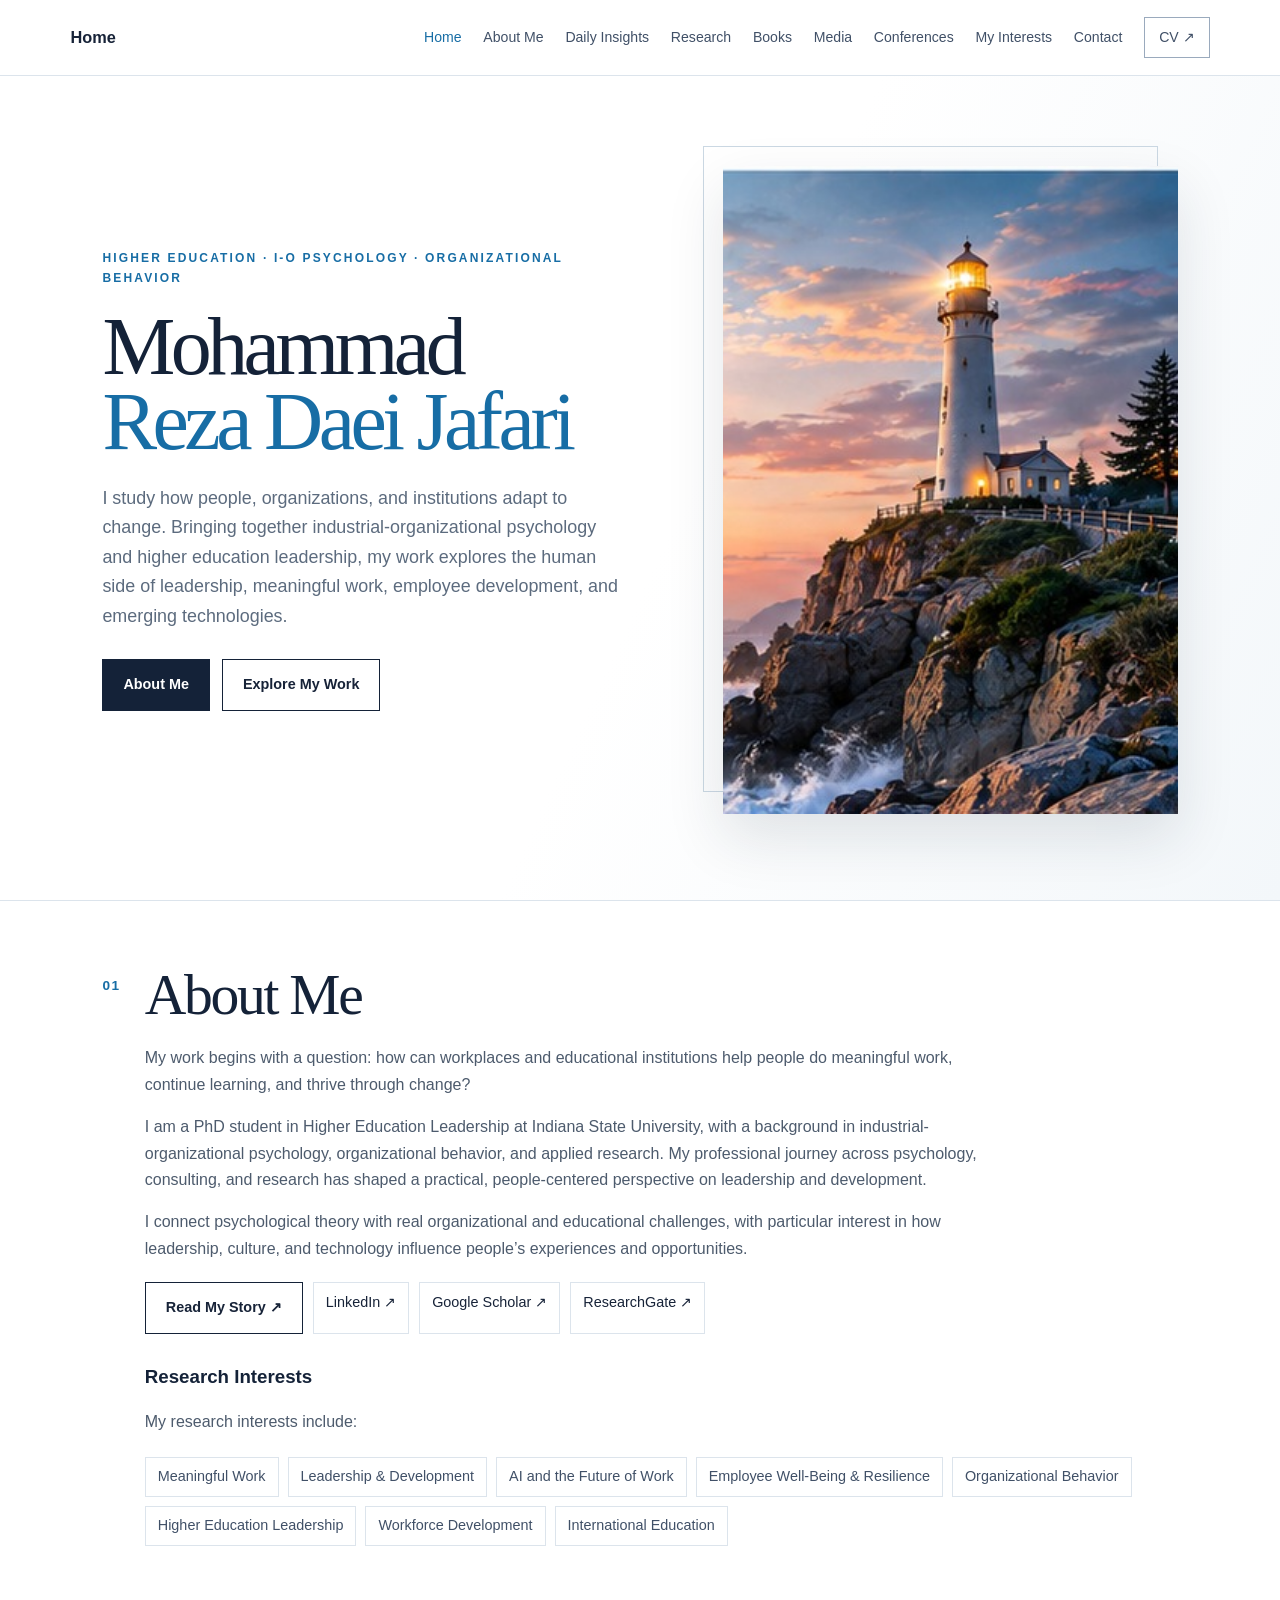
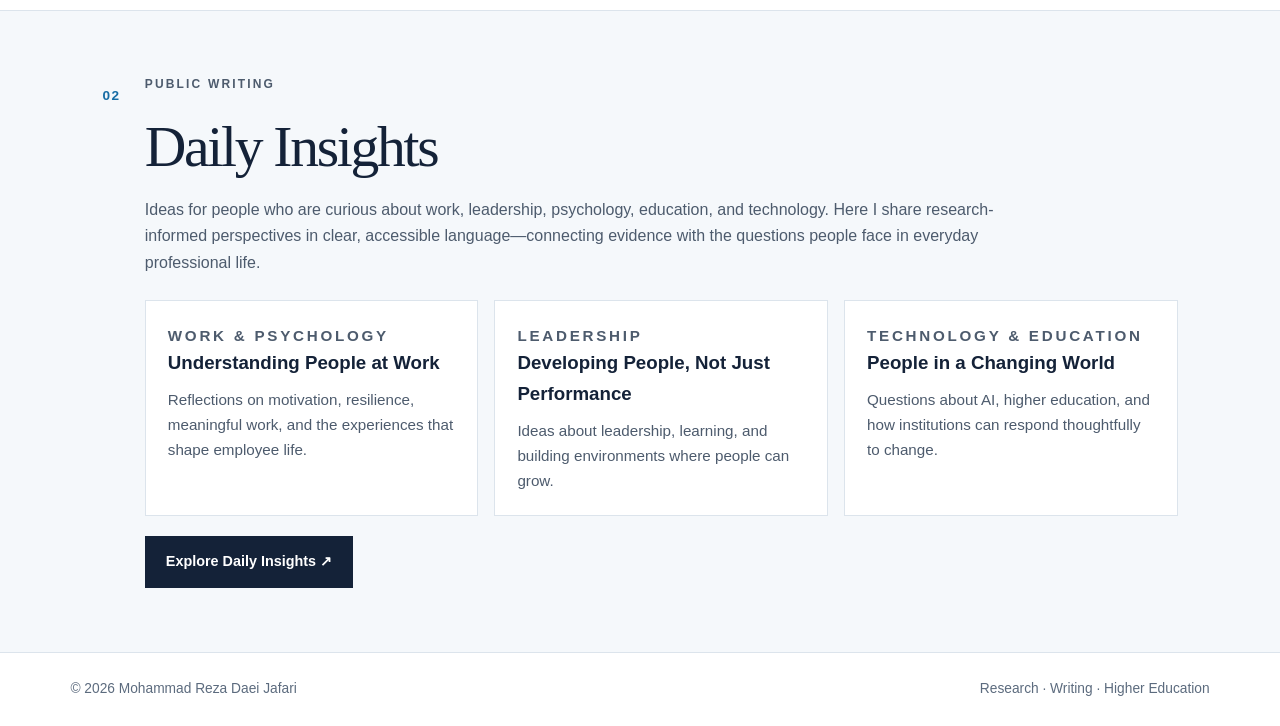
<file: index.html>
<!doctype html><html lang="en"><head><meta charset="utf-8"><meta name="viewport" content="width=device-width,initial-scale=1"><meta name="description" content="Mohammad Reza Daei Jafari — researcher, writer, and higher education professional."><title>Mohammad Reza Daei Jafari | Home</title><link rel="stylesheet" href="style.css"></head><body><header class="site-header"><a class="brand" href="index.html">Home</a><button class="menu-toggle" aria-label="Open navigation" aria-expanded="false" onclick="toggleMenu()">☰</button><nav class="nav" id="mainNav"><a href="index.html" class="active">Home</a><a href="about.html" class="">About Me</a><a href="insights.html" class="">Daily Insights</a><a href="research.html" class="">Research</a><a href="books.html" class="">Books</a><a href="media.html" class="">Media</a><a href="conferences.html" class="">Conferences</a><a href="interests.html" class="">My Interests</a><a href="contact.html" class="">Contact</a><a class="cv-link" href="cv.pdf" target="_blank" rel="noopener">CV ↗</a></nav></header><main><section class="hero"><div class="hero-text"><p class="eyebrow">Higher Education · I-O Psychology · Organizational Behavior</p><h1>Mohammad <span>Reza Daei Jafari</span></h1><p class="hero-copy">I study how people, organizations, and institutions adapt to change. Bringing together industrial-organizational psychology and higher education leadership, my work explores the human side of leadership, meaningful work, employee development, and emerging technologies.</p><div class="actions"><a class="btn btn-primary" href="about.html">About Me</a><a class="btn btn-outline" href="research.html">Explore My Work</a></div></div><div class="hero-visual"><img src="assets/images/lighthouse-home.jpg" alt="A lighthouse overlooking the ocean at sunset"></div></section>
<section class="home-section" id="about">
  <div class="home-section-inner">
    <div class="home-section-head"><span class="home-section-number">01</span><div>
      <h2>About Me</h2>
      <p>My work begins with a question: how can workplaces and educational institutions help people do meaningful work, continue learning, and thrive through change?</p>
      <p>I am a PhD student in Higher Education Leadership at Indiana State University, with a background in industrial-organizational psychology, organizational behavior, and applied research. My professional journey across psychology, consulting, and research has shaped a practical, people-centered perspective on leadership and development.</p>
      <p>I connect psychological theory with real organizational and educational challenges, with particular interest in how leadership, culture, and technology influence people’s experiences and opportunities.</p>
      <div class="section-links"><a class="btn btn-outline" href="about.html">Read My Story ↗</a>
      <a class="small-link" href="https://www.linkedin.com/in/mohammad-reza-daei-jafari/" target="_blank" rel="noopener">LinkedIn ↗</a>
      <a class="small-link" href="https://scholar.google.com/citations?user=QjJZvMoAAAAJ&amp;hl=en" target="_blank" rel="noopener">Google Scholar ↗</a>
      <a class="small-link" href="https://www.researchgate.net/profile/Mohammad-Reza-Daei-Jafari" target="_blank" rel="noopener">ResearchGate ↗</a></div>
      <h3 style="margin:28px 0 8px;color:var(--navy)">Research Interests</h3>
      <p>My research interests include:</p>
      <div class="research-topics"><span>Meaningful Work</span><span>Leadership &amp; Development</span><span>AI and the Future of Work</span><span>Employee Well-Being &amp; Resilience</span><span>Organizational Behavior</span><span>Higher Education Leadership</span><span>Workforce Development</span><span>International Education</span></div>
    </div></div>
  </div>
</section>
<section class="home-section soft" id="insights">
  <div class="home-section-inner">
    <div class="home-section-head"><span class="home-section-number">02</span><div>
      <p class="eyebrow">Public Writing</p><h2>Daily Insights</h2>
      <p>Ideas for people who are curious about work, leadership, psychology, education, and technology. Here I share research-informed perspectives in clear, accessible language—connecting evidence with the questions people face in everyday professional life.</p>
      <div class="insight-grid">
        <article class="insight-card"><p class="eyebrow">Work &amp; Psychology</p><h3>Understanding People at Work</h3><p>Reflections on motivation, resilience, meaningful work, and the experiences that shape employee life.</p></article>
        <article class="insight-card"><p class="eyebrow">Leadership</p><h3>Developing People, Not Just Performance</h3><p>Ideas about leadership, learning, and building environments where people can grow.</p></article>
        <article class="insight-card"><p class="eyebrow">Technology &amp; Education</p><h3>People in a Changing World</h3><p>Questions about AI, higher education, and how institutions can respond thoughtfully to change.</p></article>
      </div>
      <div class="section-links"><a class="btn btn-primary" href="insights.html">Explore Daily Insights ↗</a></div>
    </div></div>
  </div>
</section>
</main><footer class="site-footer"><span>© 2026 Mohammad Reza Daei Jafari</span><span>Research · Writing · Higher Education</span></footer><script src="script.js"></script></body></html>
</file>
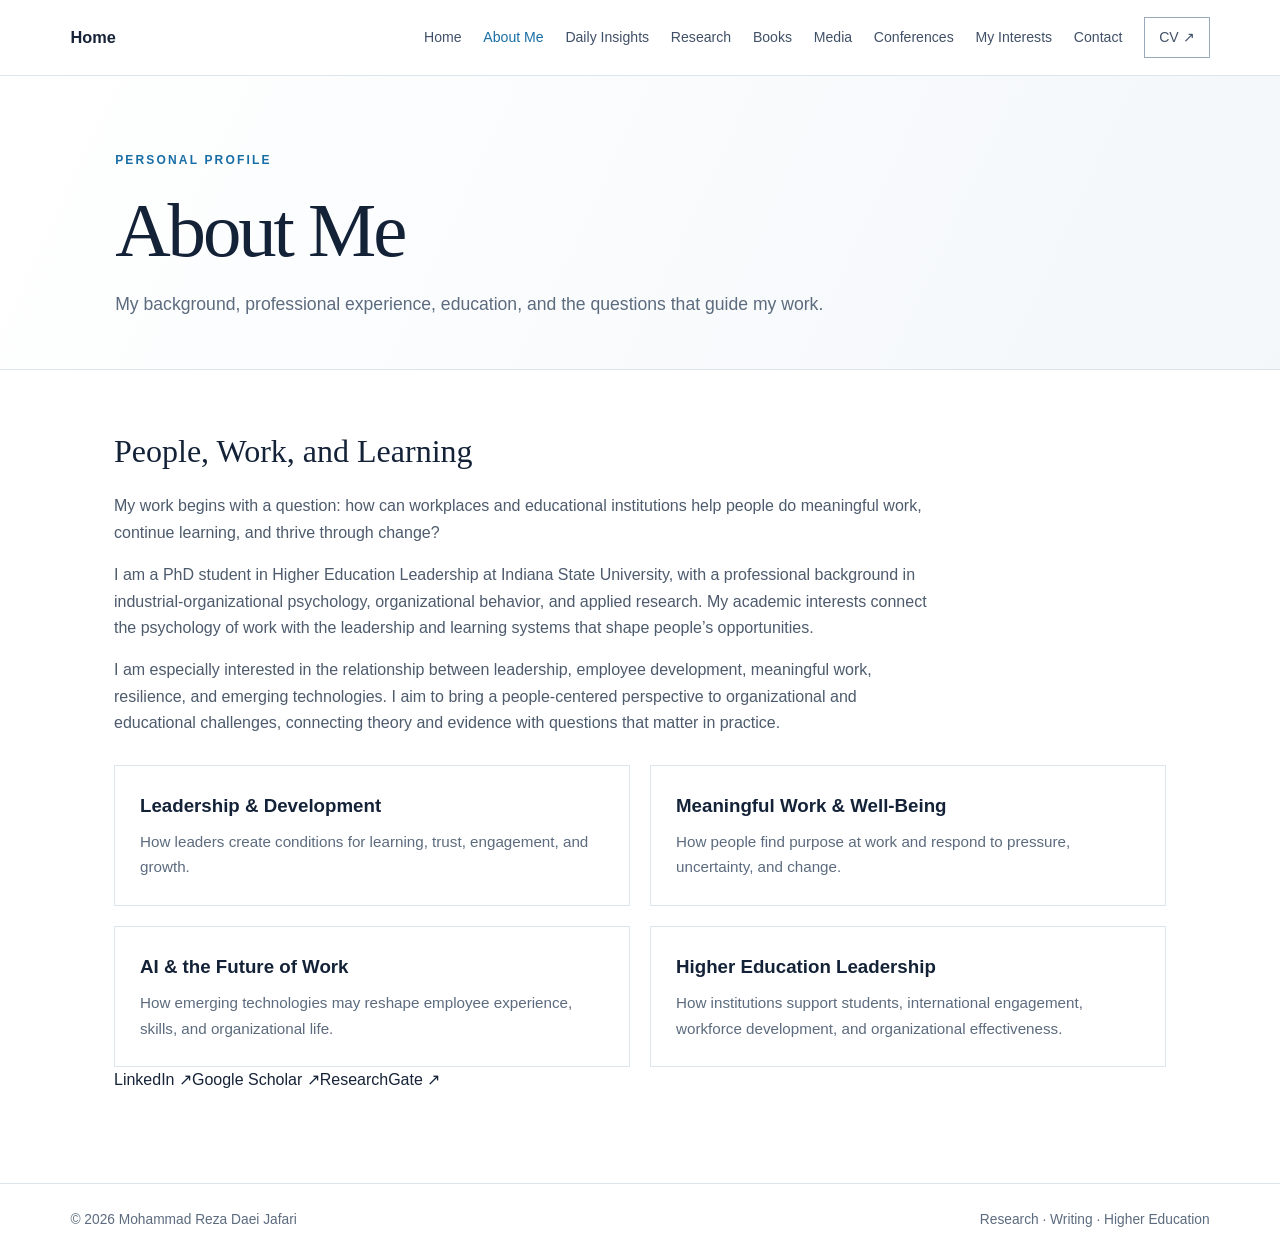
<file: about.html>
<!doctype html><html lang="en"><head><meta charset="utf-8"><meta name="viewport" content="width=device-width,initial-scale=1"><meta name="description" content="My background, professional experience, education, and the questions that guide my work."><title>About Me | Mohammad Reza Daei Jafari</title><link rel="stylesheet" href="style.css"></head><body><header class="site-header"><a class="brand" href="index.html">Home</a><button class="menu-toggle" aria-label="Open navigation" aria-expanded="false" onclick="toggleMenu()">☰</button><nav class="nav" id="mainNav"><a href="index.html" class="">Home</a><a href="about.html" class="active">About Me</a><a href="insights.html" class="">Daily Insights</a><a href="research.html" class="">Research</a><a href="books.html" class="">Books</a><a href="media.html" class="">Media</a><a href="conferences.html" class="">Conferences</a><a href="interests.html" class="">My Interests</a><a href="contact.html" class="">Contact</a><a class="cv-link" href="cv.pdf" target="_blank" rel="noopener">CV ↗</a></nav></header><main><section class="page-hero"><p class="page-kicker">Personal Profile</p><h1>About Me</h1><p>My background, professional experience, education, and the questions that guide my work.</p></section><section class="content"><h2>People, Work, and Learning</h2>
<p>My work begins with a question: how can workplaces and educational institutions help people do meaningful work, continue learning, and thrive through change?</p>
<p>I am a PhD student in Higher Education Leadership at Indiana State University, with a professional background in industrial-organizational psychology, organizational behavior, and applied research. My academic interests connect the psychology of work with the leadership and learning systems that shape people’s opportunities.</p>
<p>I am especially interested in the relationship between leadership, employee development, meaningful work, resilience, and emerging technologies. I aim to bring a people-centered perspective to organizational and educational challenges, connecting theory and evidence with questions that matter in practice.</p>
<div class="content-grid">
<article class="info-card"><h3>Leadership &amp; Development</h3><p>How leaders create conditions for learning, trust, engagement, and growth.</p></article>
<article class="info-card"><h3>Meaningful Work &amp; Well-Being</h3><p>How people find purpose at work and respond to pressure, uncertainty, and change.</p></article>
<article class="info-card"><h3>AI &amp; the Future of Work</h3><p>How emerging technologies may reshape employee experience, skills, and organizational life.</p></article>
<article class="info-card"><h3>Higher Education Leadership</h3><p>How institutions support students, international engagement, workforce development, and organizational effectiveness.</p></article>
</div>
<div class="pills"><a class="pill" href="https://www.linkedin.com/in/mohammad-reza-daei-jafari/" target="_blank" rel="noopener">LinkedIn ↗</a><a class="pill" href="https://scholar.google.com/citations?user=QjJZvMoAAAAJ&amp;hl=en" target="_blank" rel="noopener">Google Scholar ↗</a><a class="pill" href="https://www.researchgate.net/profile/Mohammad-Reza-Daei-Jafari" target="_blank" rel="noopener">ResearchGate ↗</a></div></section></main><footer class="site-footer"><span>© 2026 Mohammad Reza Daei Jafari</span><span>Research · Writing · Higher Education</span></footer><script src="script.js"></script></body></html>
</file>
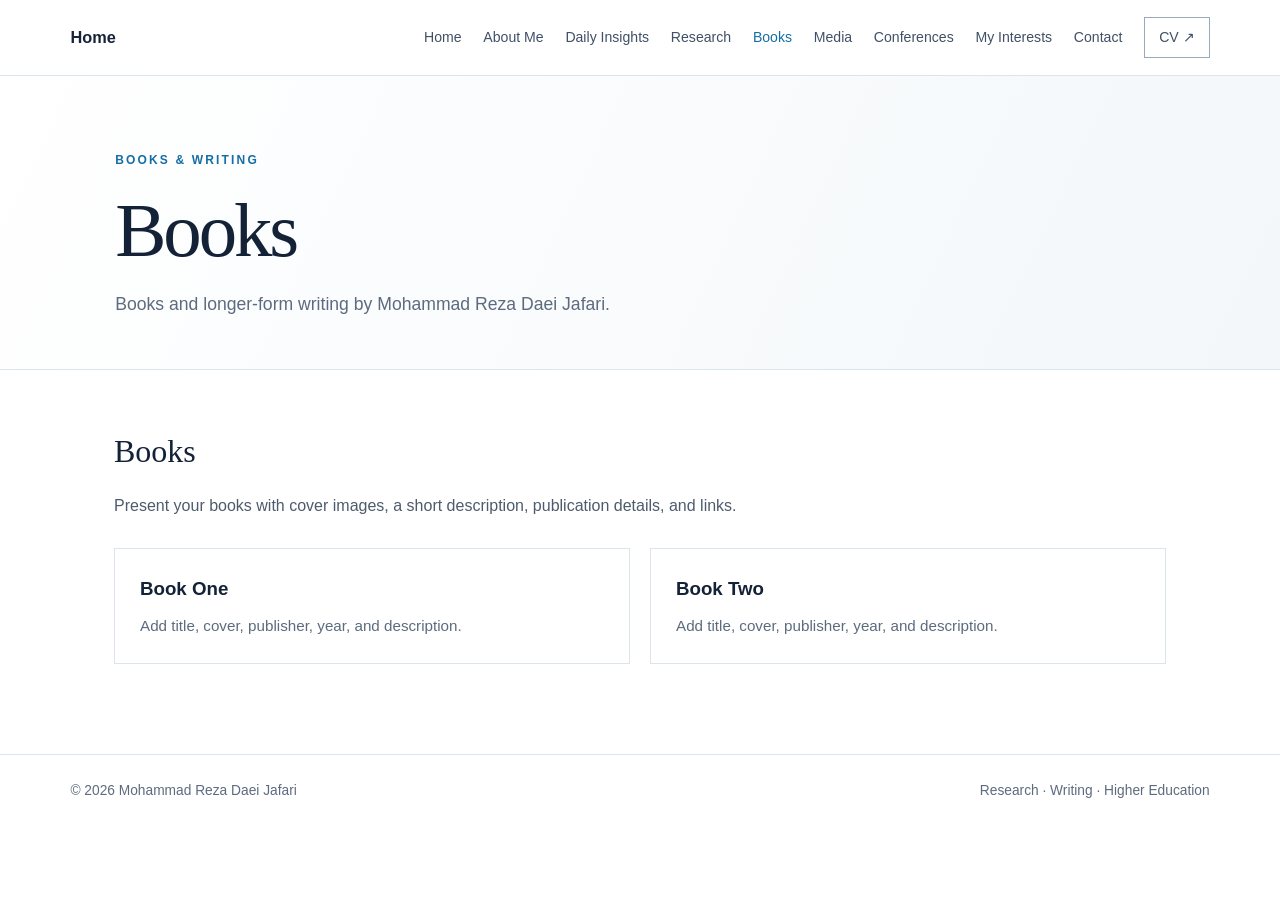
<file: books.html>
<!doctype html><html lang="en"><head><meta charset="utf-8"><meta name="viewport" content="width=device-width,initial-scale=1"><meta name="description" content="Books and longer-form writing by Mohammad Reza Daei Jafari."><title>Books | Mohammad Reza Daei Jafari</title><link rel="stylesheet" href="style.css"></head><body><header class="site-header"><a class="brand" href="index.html">Home</a><button class="menu-toggle" aria-label="Open navigation" aria-expanded="false" onclick="toggleMenu()">☰</button><nav class="nav" id="mainNav"><a href="index.html" class="">Home</a><a href="about.html" class="">About Me</a><a href="insights.html" class="">Daily Insights</a><a href="research.html" class="">Research</a><a href="books.html" class="active">Books</a><a href="media.html" class="">Media</a><a href="conferences.html" class="">Conferences</a><a href="interests.html" class="">My Interests</a><a href="contact.html" class="">Contact</a><a class="cv-link" href="cv.pdf" target="_blank" rel="noopener">CV ↗</a></nav></header><main><section class="page-hero"><p class="page-kicker">Books & Writing</p><h1>Books</h1><p>Books and longer-form writing by Mohammad Reza Daei Jafari.</p></section><section class="content"><h2>Books</h2><p>Present your books with cover images, a short description, publication details, and links.</p><div class="content-grid"><article class="info-card"><h3>Book One</h3><p>Add title, cover, publisher, year, and description.</p></article><article class="info-card"><h3>Book Two</h3><p>Add title, cover, publisher, year, and description.</p></article></div></section></main><footer class="site-footer"><span>© 2026 Mohammad Reza Daei Jafari</span><span>Research · Writing · Higher Education</span></footer><script src="script.js"></script></body></html>
</file>
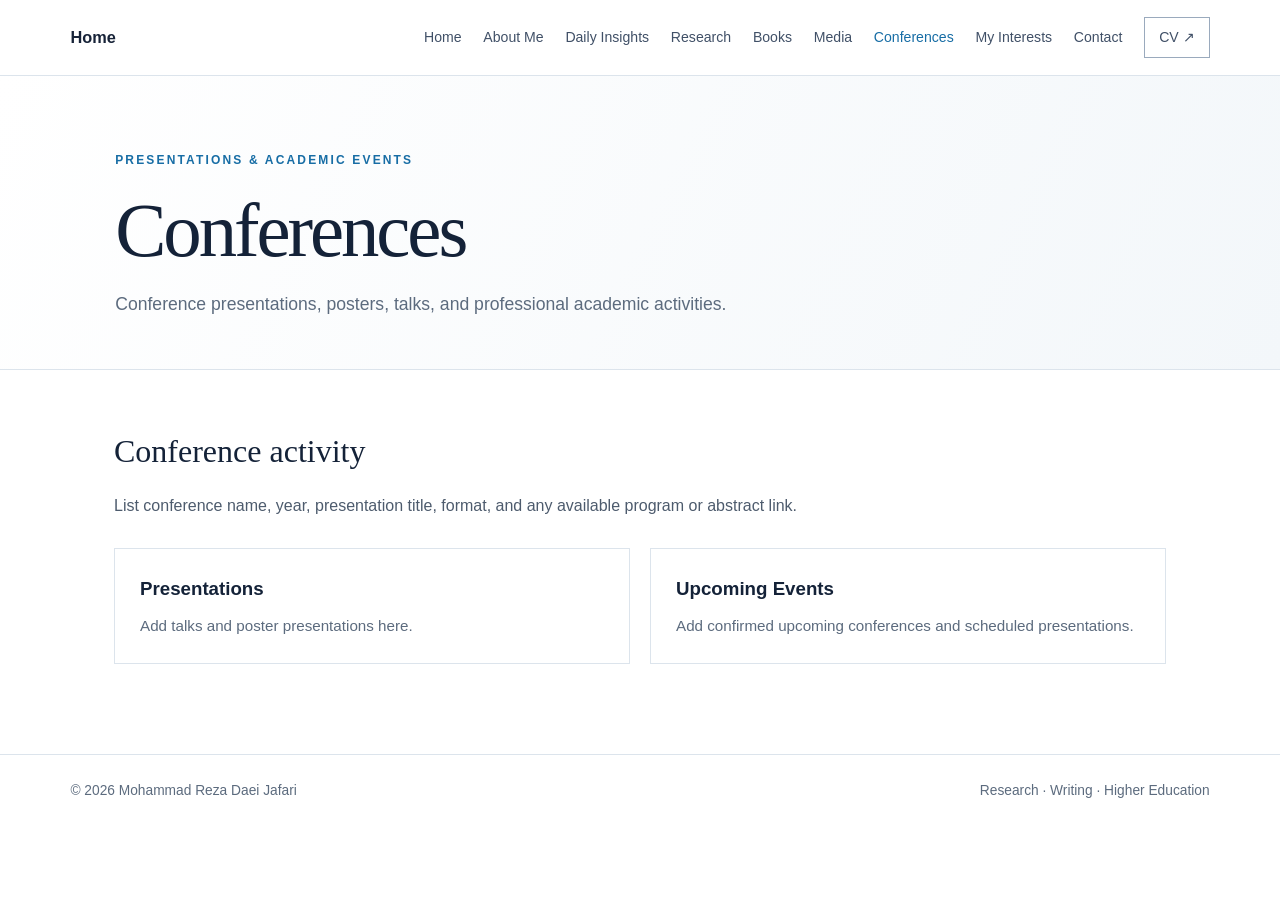
<file: conferences.html>
<!doctype html><html lang="en"><head><meta charset="utf-8"><meta name="viewport" content="width=device-width,initial-scale=1"><meta name="description" content="Conference presentations, posters, talks, and professional academic activities."><title>Conferences | Mohammad Reza Daei Jafari</title><link rel="stylesheet" href="style.css"></head><body><header class="site-header"><a class="brand" href="index.html">Home</a><button class="menu-toggle" aria-label="Open navigation" aria-expanded="false" onclick="toggleMenu()">☰</button><nav class="nav" id="mainNav"><a href="index.html" class="">Home</a><a href="about.html" class="">About Me</a><a href="insights.html" class="">Daily Insights</a><a href="research.html" class="">Research</a><a href="books.html" class="">Books</a><a href="media.html" class="">Media</a><a href="conferences.html" class="active">Conferences</a><a href="interests.html" class="">My Interests</a><a href="contact.html" class="">Contact</a><a class="cv-link" href="cv.pdf" target="_blank" rel="noopener">CV ↗</a></nav></header><main><section class="page-hero"><p class="page-kicker">Presentations & Academic Events</p><h1>Conferences</h1><p>Conference presentations, posters, talks, and professional academic activities.</p></section><section class="content"><h2>Conference activity</h2><p>List conference name, year, presentation title, format, and any available program or abstract link.</p><div class="content-grid"><article class="info-card"><h3>Presentations</h3><p>Add talks and poster presentations here.</p></article><article class="info-card"><h3>Upcoming Events</h3><p>Add confirmed upcoming conferences and scheduled presentations.</p></article></div></section></main><footer class="site-footer"><span>© 2026 Mohammad Reza Daei Jafari</span><span>Research · Writing · Higher Education</span></footer><script src="script.js"></script></body></html>
</file>
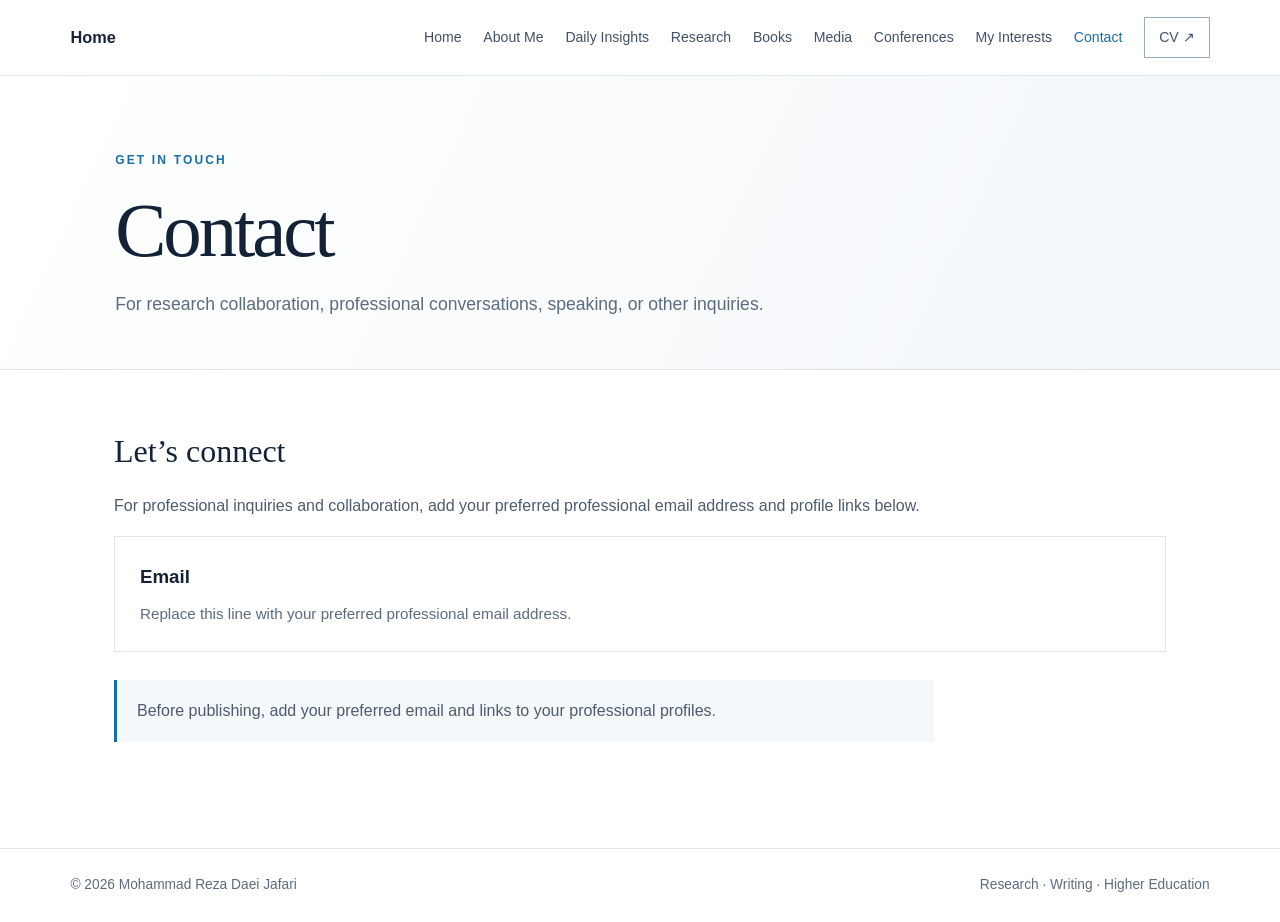
<file: contact.html>
<!doctype html><html lang="en"><head><meta charset="utf-8"><meta name="viewport" content="width=device-width,initial-scale=1"><meta name="description" content="For research collaboration, professional conversations, speaking, or other inquiries."><title>Contact | Mohammad Reza Daei Jafari</title><link rel="stylesheet" href="style.css"></head><body><header class="site-header"><a class="brand" href="index.html">Home</a><button class="menu-toggle" aria-label="Open navigation" aria-expanded="false" onclick="toggleMenu()">☰</button><nav class="nav" id="mainNav"><a href="index.html" class="">Home</a><a href="about.html" class="">About Me</a><a href="insights.html" class="">Daily Insights</a><a href="research.html" class="">Research</a><a href="books.html" class="">Books</a><a href="media.html" class="">Media</a><a href="conferences.html" class="">Conferences</a><a href="interests.html" class="">My Interests</a><a href="contact.html" class="active">Contact</a><a class="cv-link" href="cv.pdf" target="_blank" rel="noopener">CV ↗</a></nav></header><main><section class="page-hero"><p class="page-kicker">Get in Touch</p><h1>Contact</h1><p>For research collaboration, professional conversations, speaking, or other inquiries.</p></section><section class="content"><h2>Let’s connect</h2><p>For professional inquiries and collaboration, add your preferred professional email address and profile links below.</p><div class="info-card"><h3>Email</h3><p>Replace this line with your preferred professional email address.</p></div><p class="note">Before publishing, add your preferred email and links to your professional profiles.</p></section></main><footer class="site-footer"><span>© 2026 Mohammad Reza Daei Jafari</span><span>Research · Writing · Higher Education</span></footer><script src="script.js"></script></body></html>
</file>
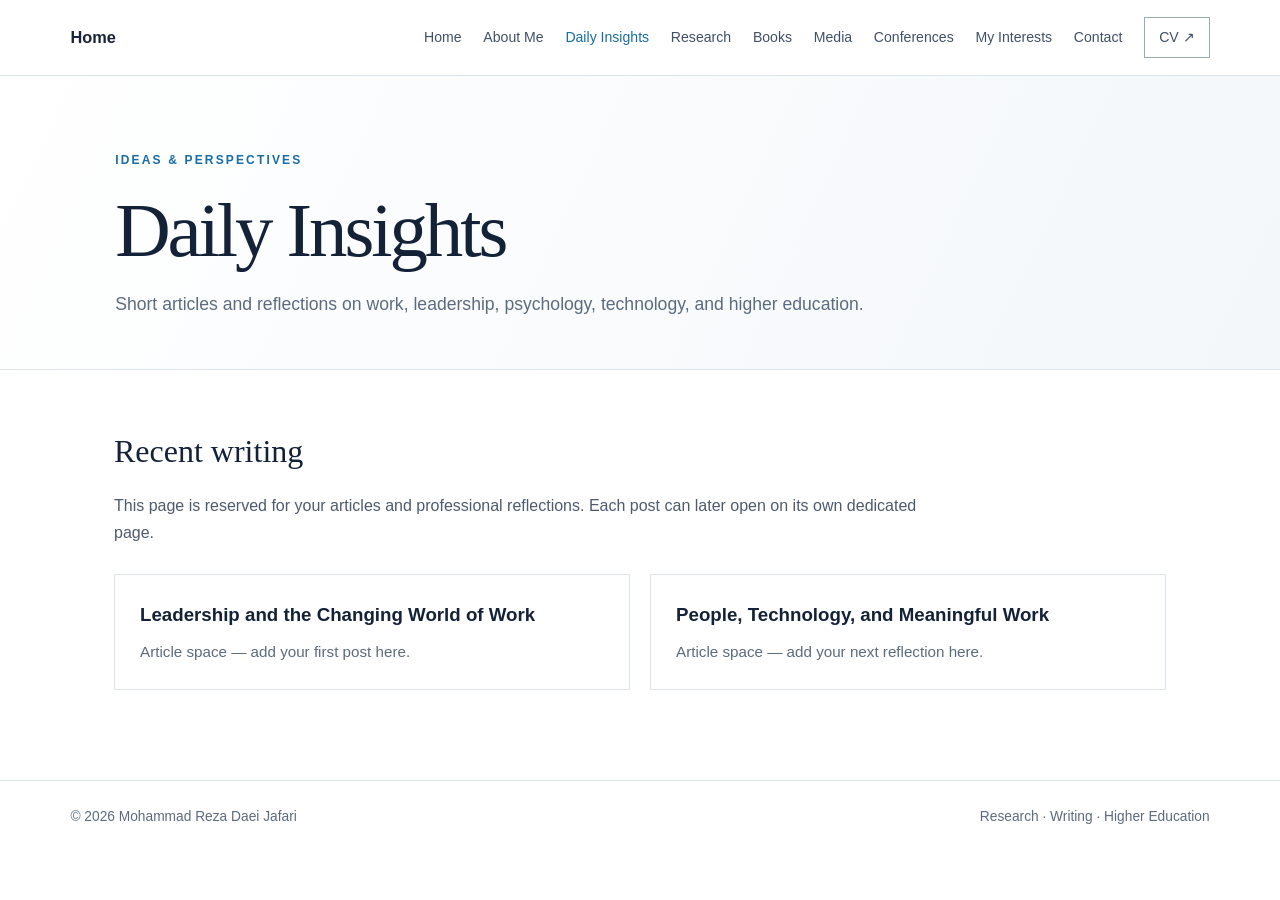
<file: insights.html>
<!doctype html><html lang="en"><head><meta charset="utf-8"><meta name="viewport" content="width=device-width,initial-scale=1"><meta name="description" content="Short articles and reflections on work, leadership, psychology, technology, and higher education."><title>Daily Insights | Mohammad Reza Daei Jafari</title><link rel="stylesheet" href="style.css"></head><body><header class="site-header"><a class="brand" href="index.html">Home</a><button class="menu-toggle" aria-label="Open navigation" aria-expanded="false" onclick="toggleMenu()">☰</button><nav class="nav" id="mainNav"><a href="index.html" class="">Home</a><a href="about.html" class="">About Me</a><a href="insights.html" class="active">Daily Insights</a><a href="research.html" class="">Research</a><a href="books.html" class="">Books</a><a href="media.html" class="">Media</a><a href="conferences.html" class="">Conferences</a><a href="interests.html" class="">My Interests</a><a href="contact.html" class="">Contact</a><a class="cv-link" href="cv.pdf" target="_blank" rel="noopener">CV ↗</a></nav></header><main><section class="page-hero"><p class="page-kicker">Ideas & Perspectives</p><h1>Daily Insights</h1><p>Short articles and reflections on work, leadership, psychology, technology, and higher education.</p></section><section class="content"><h2>Recent writing</h2><p>This page is reserved for your articles and professional reflections. Each post can later open on its own dedicated page.</p><div class="content-grid"><article class="info-card"><h3>Leadership and the Changing World of Work</h3><p>Article space — add your first post here.</p></article><article class="info-card"><h3>People, Technology, and Meaningful Work</h3><p>Article space — add your next reflection here.</p></article></div></section></main><footer class="site-footer"><span>© 2026 Mohammad Reza Daei Jafari</span><span>Research · Writing · Higher Education</span></footer><script src="script.js"></script></body></html>
</file>
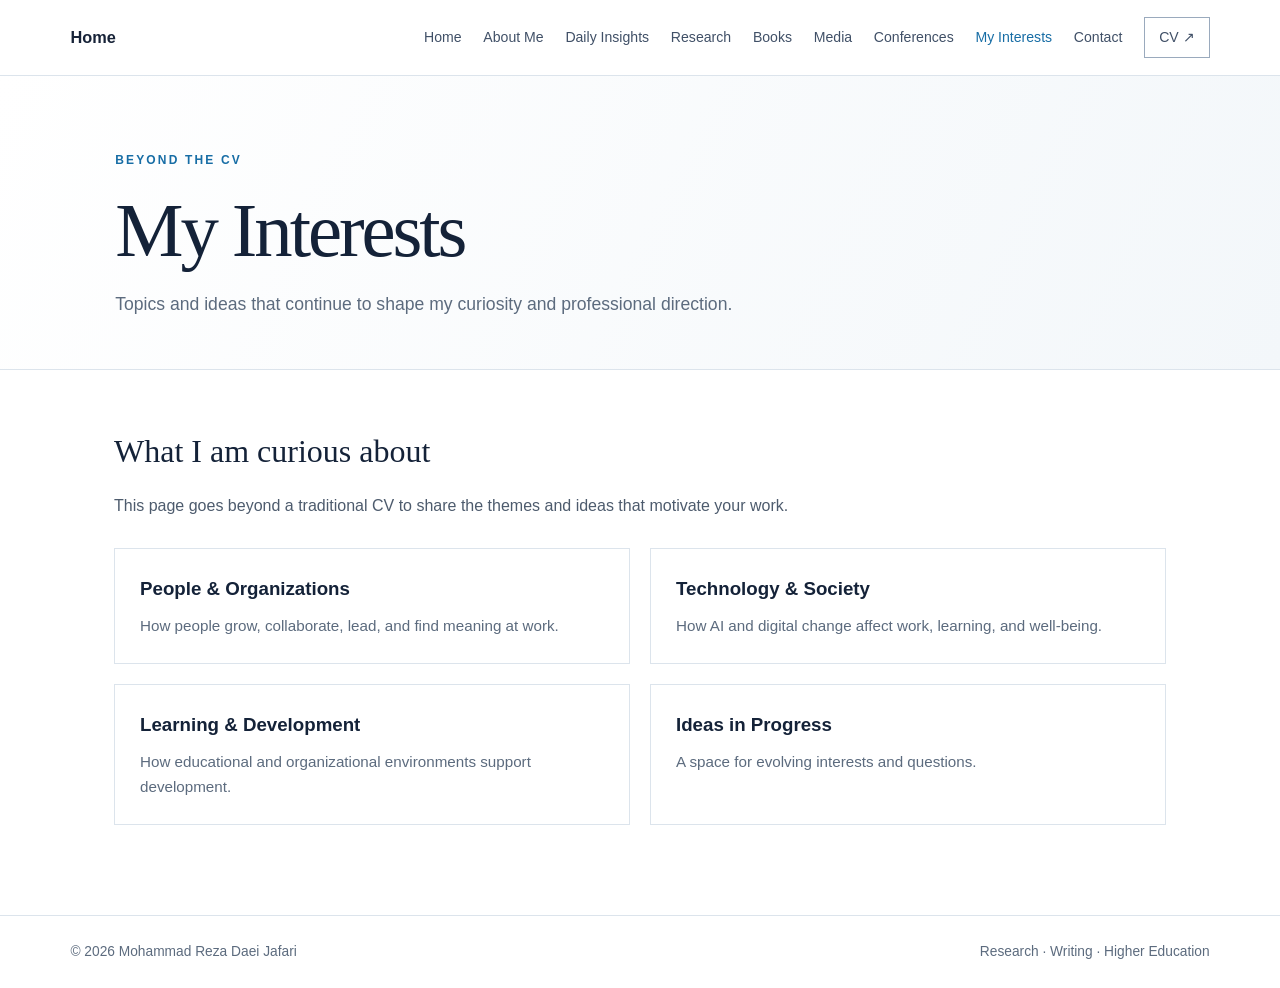
<file: interests.html>
<!doctype html><html lang="en"><head><meta charset="utf-8"><meta name="viewport" content="width=device-width,initial-scale=1"><meta name="description" content="Topics and ideas that continue to shape my curiosity and professional direction."><title>My Interests | Mohammad Reza Daei Jafari</title><link rel="stylesheet" href="style.css"></head><body><header class="site-header"><a class="brand" href="index.html">Home</a><button class="menu-toggle" aria-label="Open navigation" aria-expanded="false" onclick="toggleMenu()">☰</button><nav class="nav" id="mainNav"><a href="index.html" class="">Home</a><a href="about.html" class="">About Me</a><a href="insights.html" class="">Daily Insights</a><a href="research.html" class="">Research</a><a href="books.html" class="">Books</a><a href="media.html" class="">Media</a><a href="conferences.html" class="">Conferences</a><a href="interests.html" class="active">My Interests</a><a href="contact.html" class="">Contact</a><a class="cv-link" href="cv.pdf" target="_blank" rel="noopener">CV ↗</a></nav></header><main><section class="page-hero"><p class="page-kicker">Beyond the CV</p><h1>My Interests</h1><p>Topics and ideas that continue to shape my curiosity and professional direction.</p></section><section class="content"><h2>What I am curious about</h2><p>This page goes beyond a traditional CV to share the themes and ideas that motivate your work.</p><div class="content-grid"><article class="info-card"><h3>People & Organizations</h3><p>How people grow, collaborate, lead, and find meaning at work.</p></article><article class="info-card"><h3>Technology & Society</h3><p>How AI and digital change affect work, learning, and well-being.</p></article><article class="info-card"><h3>Learning & Development</h3><p>How educational and organizational environments support development.</p></article><article class="info-card"><h3>Ideas in Progress</h3><p>A space for evolving interests and questions.</p></article></div></section></main><footer class="site-footer"><span>© 2026 Mohammad Reza Daei Jafari</span><span>Research · Writing · Higher Education</span></footer><script src="script.js"></script></body></html>
</file>
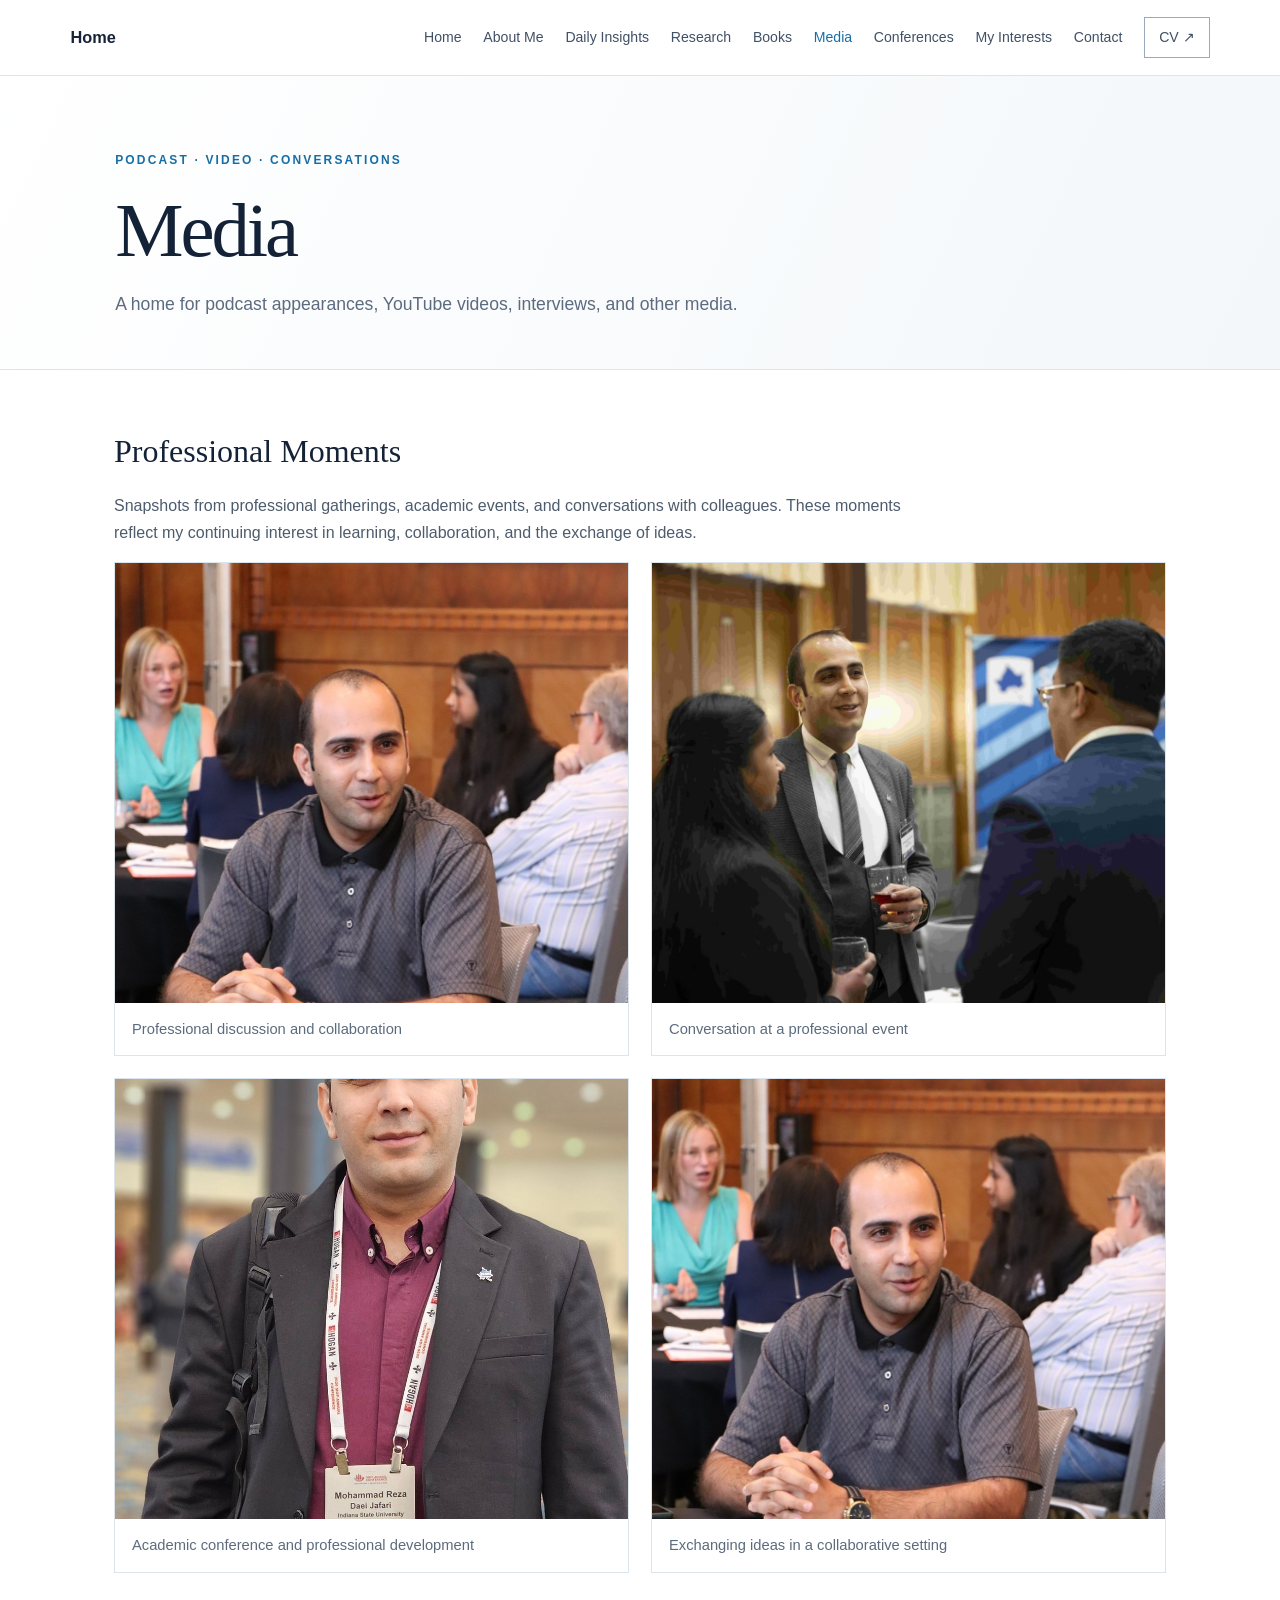
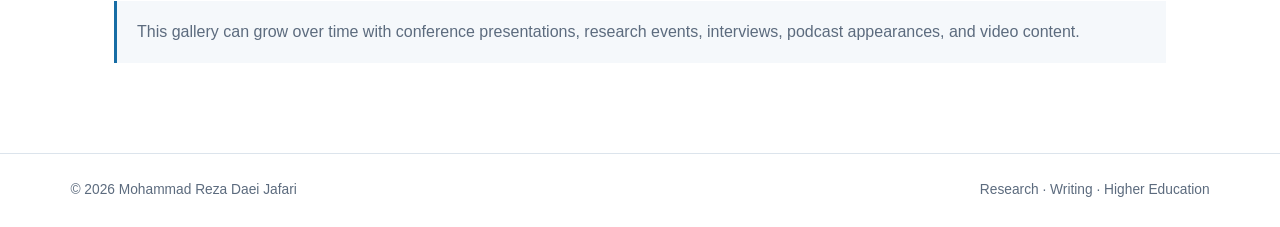
<file: media.html>
<!doctype html><html lang="en"><head><meta charset="utf-8"><meta name="viewport" content="width=device-width,initial-scale=1"><meta name="description" content="A home for podcast appearances, YouTube videos, interviews, and other media."><title>Media | Mohammad Reza Daei Jafari</title><link rel="stylesheet" href="style.css"></head><body><header class="site-header"><a class="brand" href="index.html">Home</a><button class="menu-toggle" aria-label="Open navigation" aria-expanded="false" onclick="toggleMenu()">☰</button><nav class="nav" id="mainNav"><a href="index.html" class="">Home</a><a href="about.html" class="">About Me</a><a href="insights.html" class="">Daily Insights</a><a href="research.html" class="">Research</a><a href="books.html" class="">Books</a><a href="media.html" class="active">Media</a><a href="conferences.html" class="">Conferences</a><a href="interests.html" class="">My Interests</a><a href="contact.html" class="">Contact</a><a class="cv-link" href="cv.pdf" target="_blank" rel="noopener">CV ↗</a></nav></header><main><section class="page-hero"><p class="page-kicker">Podcast · Video · Conversations</p><h1>Media</h1><p>A home for podcast appearances, YouTube videos, interviews, and other media.</p></section><section class="content">
<h2>Professional Moments</h2>
<p>Snapshots from professional gatherings, academic events, and conversations with colleagues. These moments reflect my continuing interest in learning, collaboration, and the exchange of ideas.</p>
<div class="media-gallery">
<figure class="media-photo featured"><img src="assets/images/portrait-1.jpg" alt="Mohammad Reza Daei Jafari at a professional roundtable"><figcaption>Professional discussion and collaboration</figcaption></figure>
<figure class="media-photo"><img src="assets/images/portrait-3.jpg" alt="Mohammad Reza Daei Jafari speaking with colleagues at a business event"><figcaption>Conversation at a professional event</figcaption></figure>
<figure class="media-photo"><img src="assets/images/portrait-5.jpg" alt="Mohammad Reza Daei Jafari at an academic conference"><figcaption>Academic conference and professional development</figcaption></figure>
<figure class="media-photo"><img src="assets/images/portrait-1.jpg" alt="Mohammad Reza Daei Jafari at a professional meeting"><figcaption>Exchanging ideas in a collaborative setting</figcaption></figure>
</div>
<div class="note">This gallery can grow over time with conference presentations, research events, interviews, podcast appearances, and video content.</div>
</section></main><footer class="site-footer"><span>© 2026 Mohammad Reza Daei Jafari</span><span>Research · Writing · Higher Education</span></footer><script src="script.js"></script></body></html>
</file>
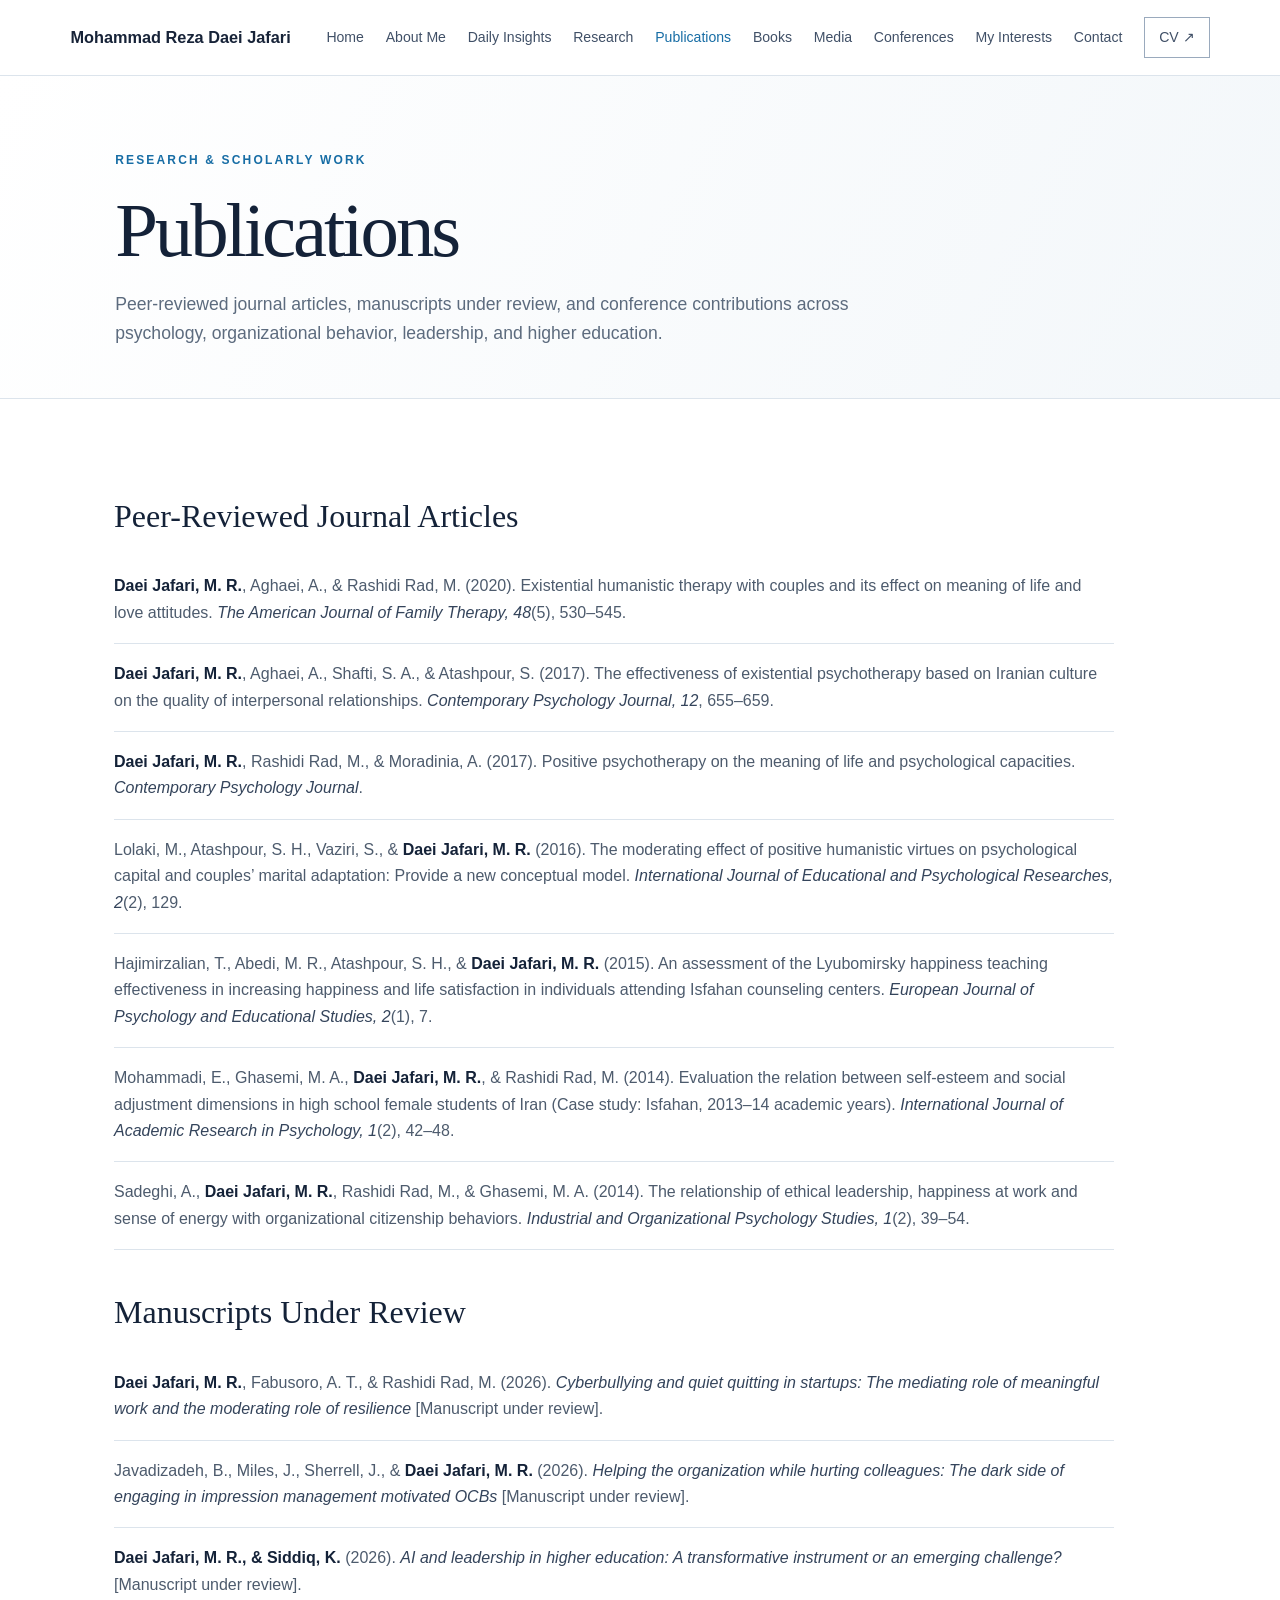
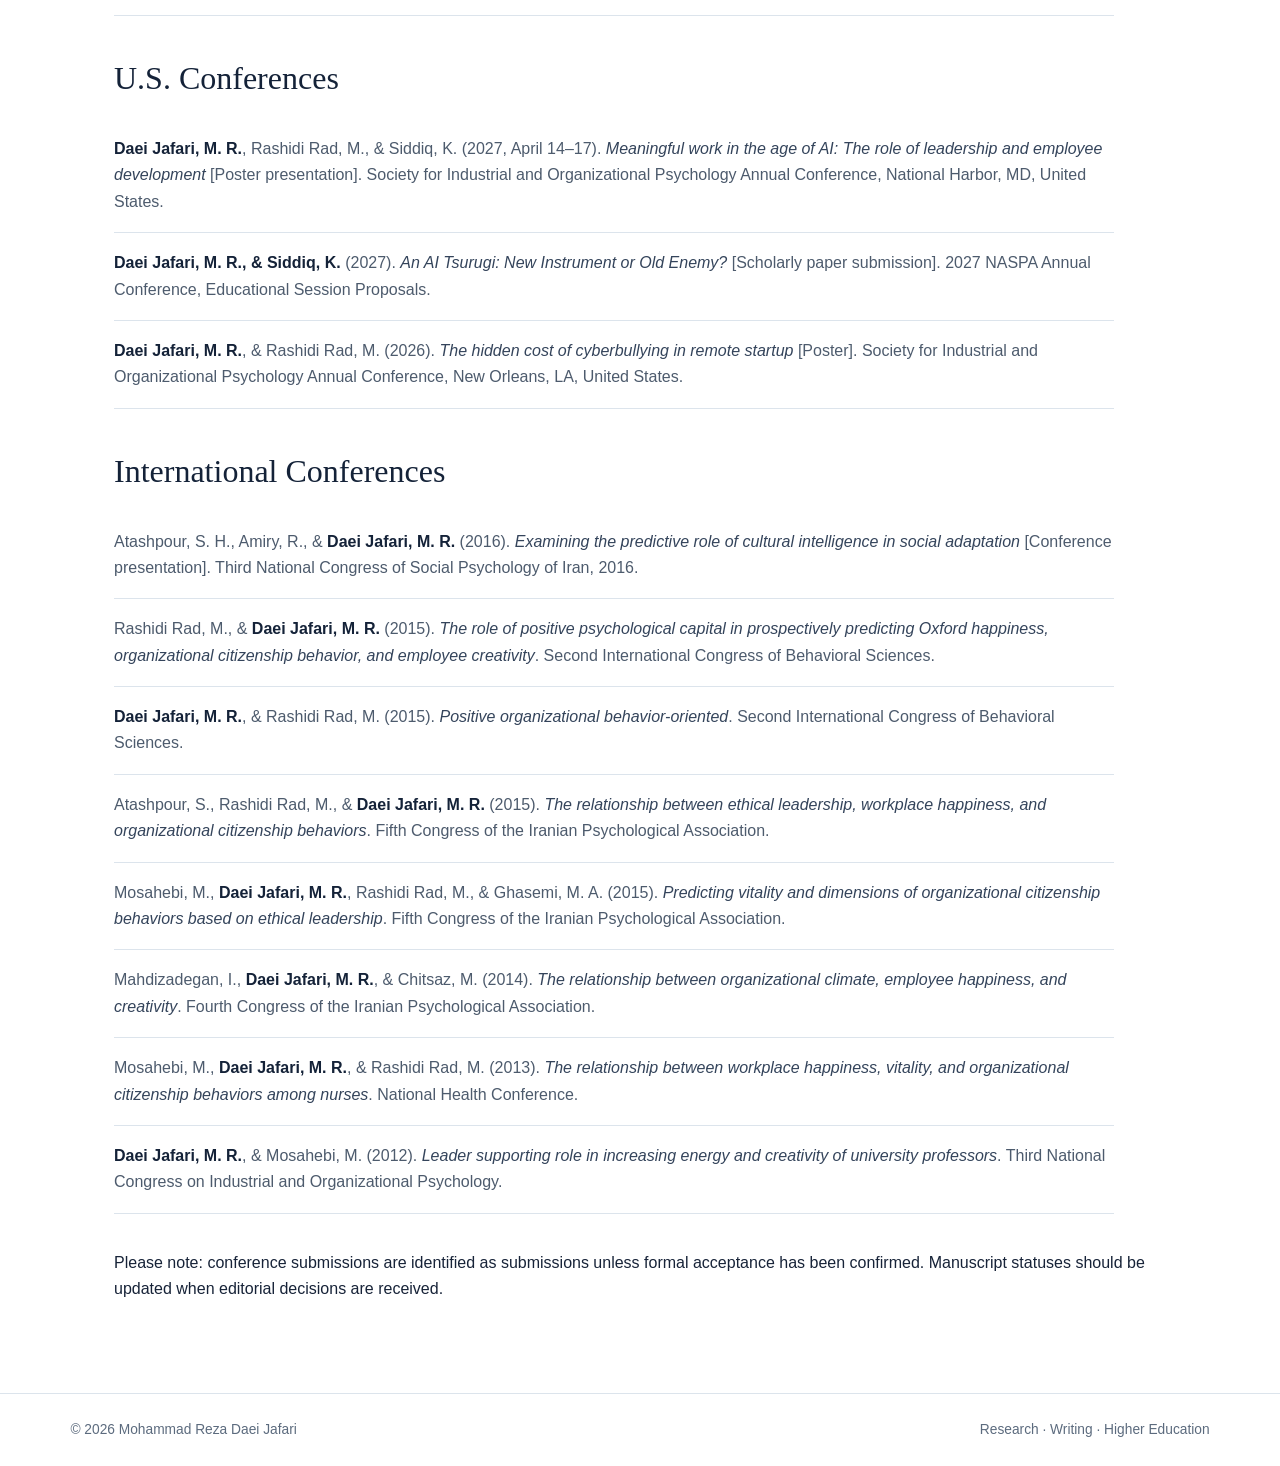
<file: publications.html>
<!doctype html><html lang="en"><head><meta charset="utf-8"><meta name="viewport" content="width=device-width,initial-scale=1"><meta name="description" content="Publications and conference contributions by Mohammad Reza Daei Jafari."><title>Publications | Mohammad Reza Daei Jafari</title><link rel="stylesheet" href="style.css"></head><body><header class="site-header">
<a class="brand" href="index.html">Mohammad Reza Daei Jafari</a>
<button class="menu-toggle" aria-label="Open navigation" aria-expanded="false" onclick="toggleMenu()">☰</button>
<nav class="nav" id="mainNav">
<a href="index.html">Home</a>
<a href="about.html">About Me</a>
<a href="insights.html">Daily Insights</a>
<a href="research.html">Research</a>
<a href="publications.html" class="active">Publications</a>
<a href="books.html">Books</a>
<a href="media.html">Media</a>
<a href="conferences.html">Conferences</a>
<a href="interests.html">My Interests</a>
<a href="contact.html">Contact</a>
<a class="cv-link" href="cv.pdf" target="_blank" rel="noopener">CV ↗</a>
</nav></header><main><section class="page-hero"><p class="page-kicker">Research & Scholarly Work</p><h1>Publications</h1><p>Peer-reviewed journal articles, manuscripts under review, and conference contributions across psychology, organizational behavior, leadership, and higher education.</p></section><section class="content"><section class="publication-group"><h2>Peer-Reviewed Journal Articles</h2><article class="publication-entry"><p><strong>Daei Jafari, M. R.</strong>, Aghaei, A., &amp; Rashidi Rad, M. (2020). Existential humanistic therapy with couples and its effect on meaning of life and love attitudes. <em>The American Journal of Family Therapy, 48</em>(5), 530–545.</p></article><article class="publication-entry"><p><strong>Daei Jafari, M. R.</strong>, Aghaei, A., Shafti, S. A., &amp; Atashpour, S. (2017). The effectiveness of existential psychotherapy based on Iranian culture on the quality of interpersonal relationships. <em>Contemporary Psychology Journal, 12</em>, 655–659.</p></article><article class="publication-entry"><p><strong>Daei Jafari, M. R.</strong>, Rashidi Rad, M., &amp; Moradinia, A. (2017). Positive psychotherapy on the meaning of life and psychological capacities. <em>Contemporary Psychology Journal</em>.</p></article><article class="publication-entry"><p>Lolaki, M., Atashpour, S. H., Vaziri, S., &amp; <strong>Daei Jafari, M. R.</strong> (2016). The moderating effect of positive humanistic virtues on psychological capital and couples’ marital adaptation: Provide a new conceptual model. <em>International Journal of Educational and Psychological Researches, 2</em>(2), 129.</p></article><article class="publication-entry"><p>Hajimirzalian, T., Abedi, M. R., Atashpour, S. H., &amp; <strong>Daei Jafari, M. R.</strong> (2015). An assessment of the Lyubomirsky happiness teaching effectiveness in increasing happiness and life satisfaction in individuals attending Isfahan counseling centers. <em>European Journal of Psychology and Educational Studies, 2</em>(1), 7.</p></article><article class="publication-entry"><p>Mohammadi, E., Ghasemi, M. A., <strong>Daei Jafari, M. R.</strong>, &amp; Rashidi Rad, M. (2014). Evaluation the relation between self-esteem and social adjustment dimensions in high school female students of Iran (Case study: Isfahan, 2013–14 academic years). <em>International Journal of Academic Research in Psychology, 1</em>(2), 42–48.</p></article><article class="publication-entry"><p>Sadeghi, A., <strong>Daei Jafari, M. R.</strong>, Rashidi Rad, M., &amp; Ghasemi, M. A. (2014). The relationship of ethical leadership, happiness at work and sense of energy with organizational citizenship behaviors. <em>Industrial and Organizational Psychology Studies, 1</em>(2), 39–54.</p></article></section><section class="publication-group"><h2>Manuscripts Under Review</h2><article class="publication-entry"><p><strong>Daei Jafari, M. R.</strong>, Fabusoro, A. T., &amp; Rashidi Rad, M. (2026). <em>Cyberbullying and quiet quitting in startups: The mediating role of meaningful work and the moderating role of resilience</em> [Manuscript under review].</p></article><article class="publication-entry"><p>Javadizadeh, B., Miles, J., Sherrell, J., &amp; <strong>Daei Jafari, M. R.</strong> (2026). <em>Helping the organization while hurting colleagues: The dark side of engaging in impression management motivated OCBs</em> [Manuscript under review].</p></article><article class="publication-entry"><p><strong>Daei Jafari, M. R., &amp; Siddiq, K.</strong> (2026). <em>AI and leadership in higher education: A transformative instrument or an emerging challenge?</em> [Manuscript under review].</p></article></section><section class="publication-group"><h2>U.S. Conferences</h2><article class="publication-entry"><p><strong>Daei Jafari, M. R.</strong>, Rashidi Rad, M., &amp; Siddiq, K. (2027, April 14–17). <em>Meaningful work in the age of AI: The role of leadership and employee development</em> [Poster presentation]. Society for Industrial and Organizational Psychology Annual Conference, National Harbor, MD, United States.</p></article><article class="publication-entry"><p><strong>Daei Jafari, M. R., &amp; Siddiq, K.</strong> (2027). <em>An AI Tsurugi: New Instrument or Old Enemy?</em> [Scholarly paper submission]. 2027 NASPA Annual Conference, Educational Session Proposals.</p></article><article class="publication-entry"><p><strong>Daei Jafari, M. R.</strong>, &amp; Rashidi Rad, M. (2026). <em>The hidden cost of cyberbullying in remote startup</em> [Poster]. Society for Industrial and Organizational Psychology Annual Conference, New Orleans, LA, United States.</p></article></section><section class="publication-group"><h2>International Conferences</h2><article class="publication-entry"><p>Atashpour, S. H., Amiry, R., &amp; <strong>Daei Jafari, M. R.</strong> (2016). <em>Examining the predictive role of cultural intelligence in social adaptation</em> [Conference presentation]. Third National Congress of Social Psychology of Iran, 2016.</p></article><article class="publication-entry"><p>Rashidi Rad, M., &amp; <strong>Daei Jafari, M. R.</strong> (2015). <em>The role of positive psychological capital in prospectively predicting Oxford happiness, organizational citizenship behavior, and employee creativity</em>. Second International Congress of Behavioral Sciences.</p></article><article class="publication-entry"><p><strong>Daei Jafari, M. R.</strong>, &amp; Rashidi Rad, M. (2015). <em>Positive organizational behavior-oriented</em>. Second International Congress of Behavioral Sciences.</p></article><article class="publication-entry"><p>Atashpour, S., Rashidi Rad, M., &amp; <strong>Daei Jafari, M. R.</strong> (2015). <em>The relationship between ethical leadership, workplace happiness, and organizational citizenship behaviors</em>. Fifth Congress of the Iranian Psychological Association.</p></article><article class="publication-entry"><p>Mosahebi, M., <strong>Daei Jafari, M. R.</strong>, Rashidi Rad, M., &amp; Ghasemi, M. A. (2015). <em>Predicting vitality and dimensions of organizational citizenship behaviors based on ethical leadership</em>. Fifth Congress of the Iranian Psychological Association.</p></article><article class="publication-entry"><p>Mahdizadegan, I., <strong>Daei Jafari, M. R.</strong>, &amp; Chitsaz, M. (2014). <em>The relationship between organizational climate, employee happiness, and creativity</em>. Fourth Congress of the Iranian Psychological Association.</p></article><article class="publication-entry"><p>Mosahebi, M., <strong>Daei Jafari, M. R.</strong>, &amp; Rashidi Rad, M. (2013). <em>The relationship between workplace happiness, vitality, and organizational citizenship behaviors among nurses</em>. National Health Conference.</p></article><article class="publication-entry"><p><strong>Daei Jafari, M. R.</strong>, &amp; Mosahebi, M. (2012). <em>Leader supporting role in increasing energy and creativity of university professors</em>. Third National Congress on Industrial and Organizational Psychology.</p></article></section><div class="publication-note">Please note: conference submissions are identified as submissions unless formal acceptance has been confirmed. Manuscript statuses should be updated when editorial decisions are received.</div></section></main><footer class="site-footer"><span>© 2026 Mohammad Reza Daei Jafari</span><span>Research · Writing · Higher Education</span></footer><script src="script.js"></script></body></html>
</file>
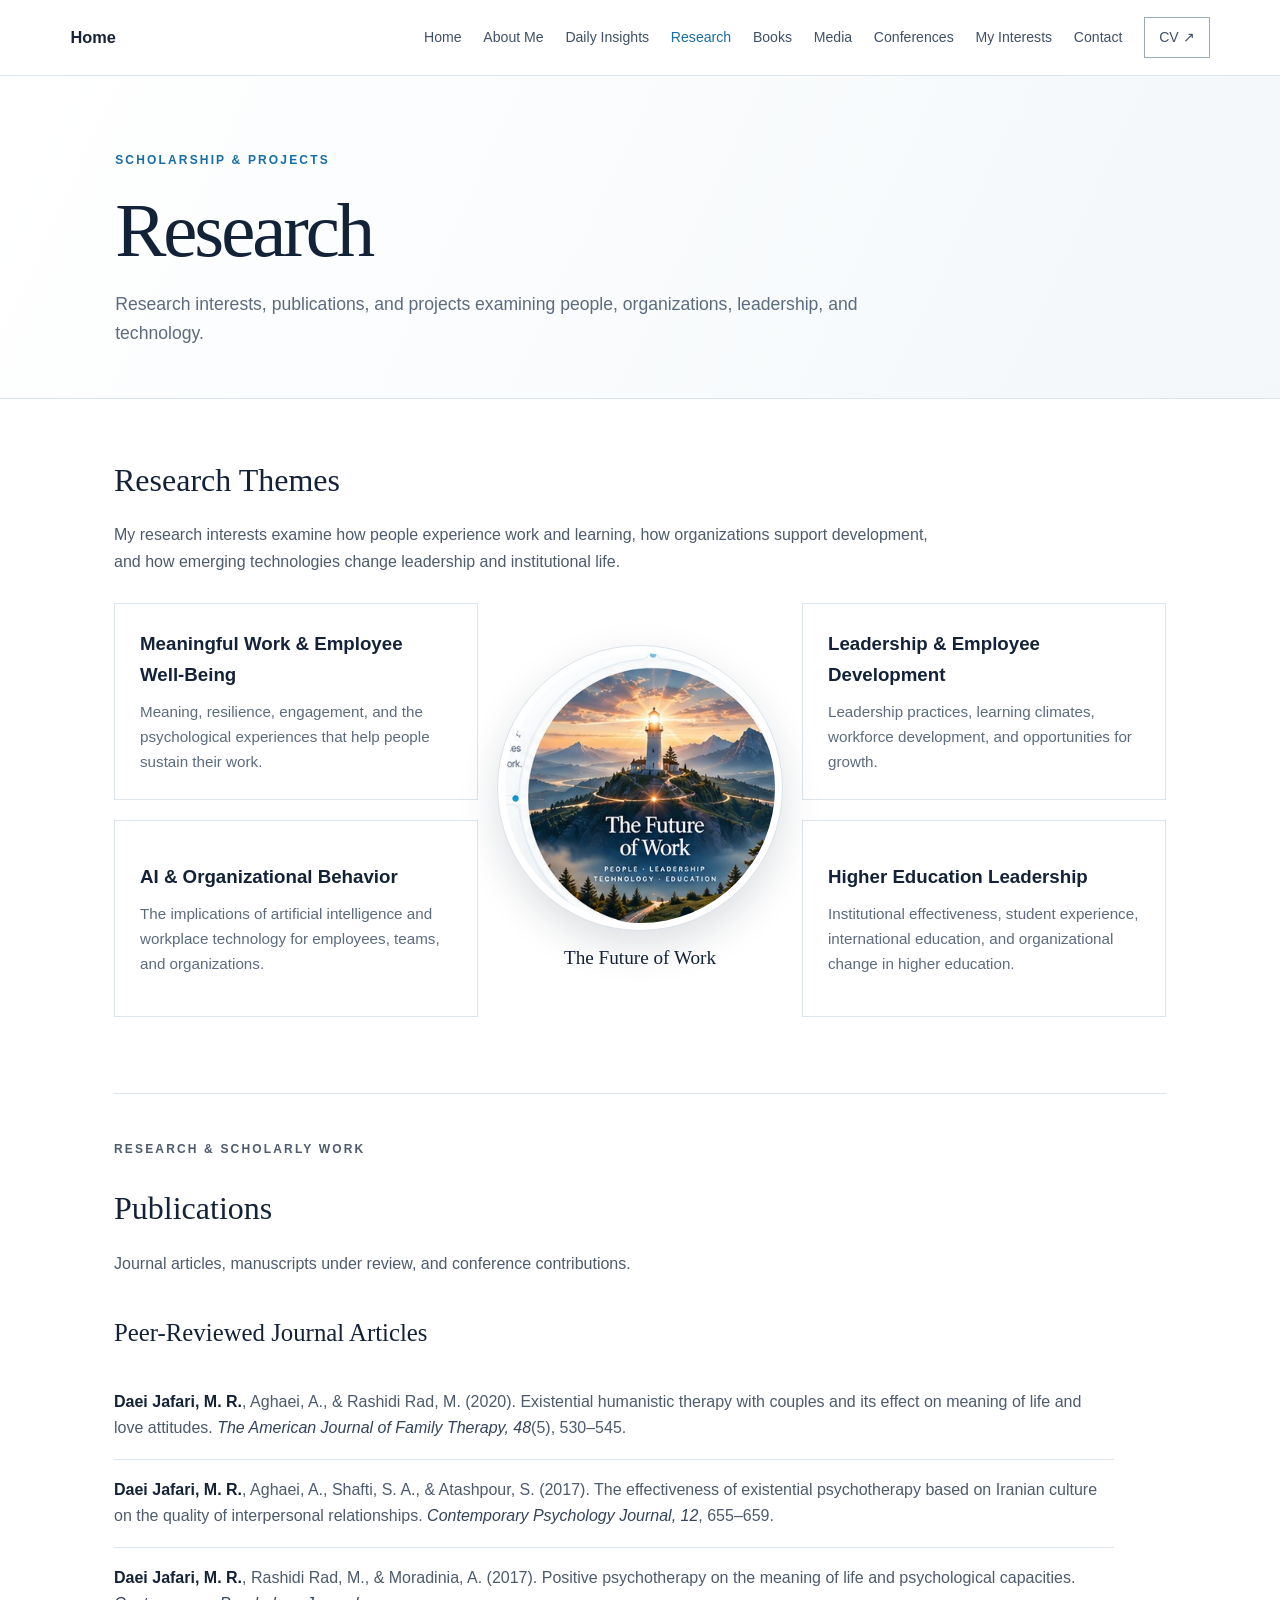
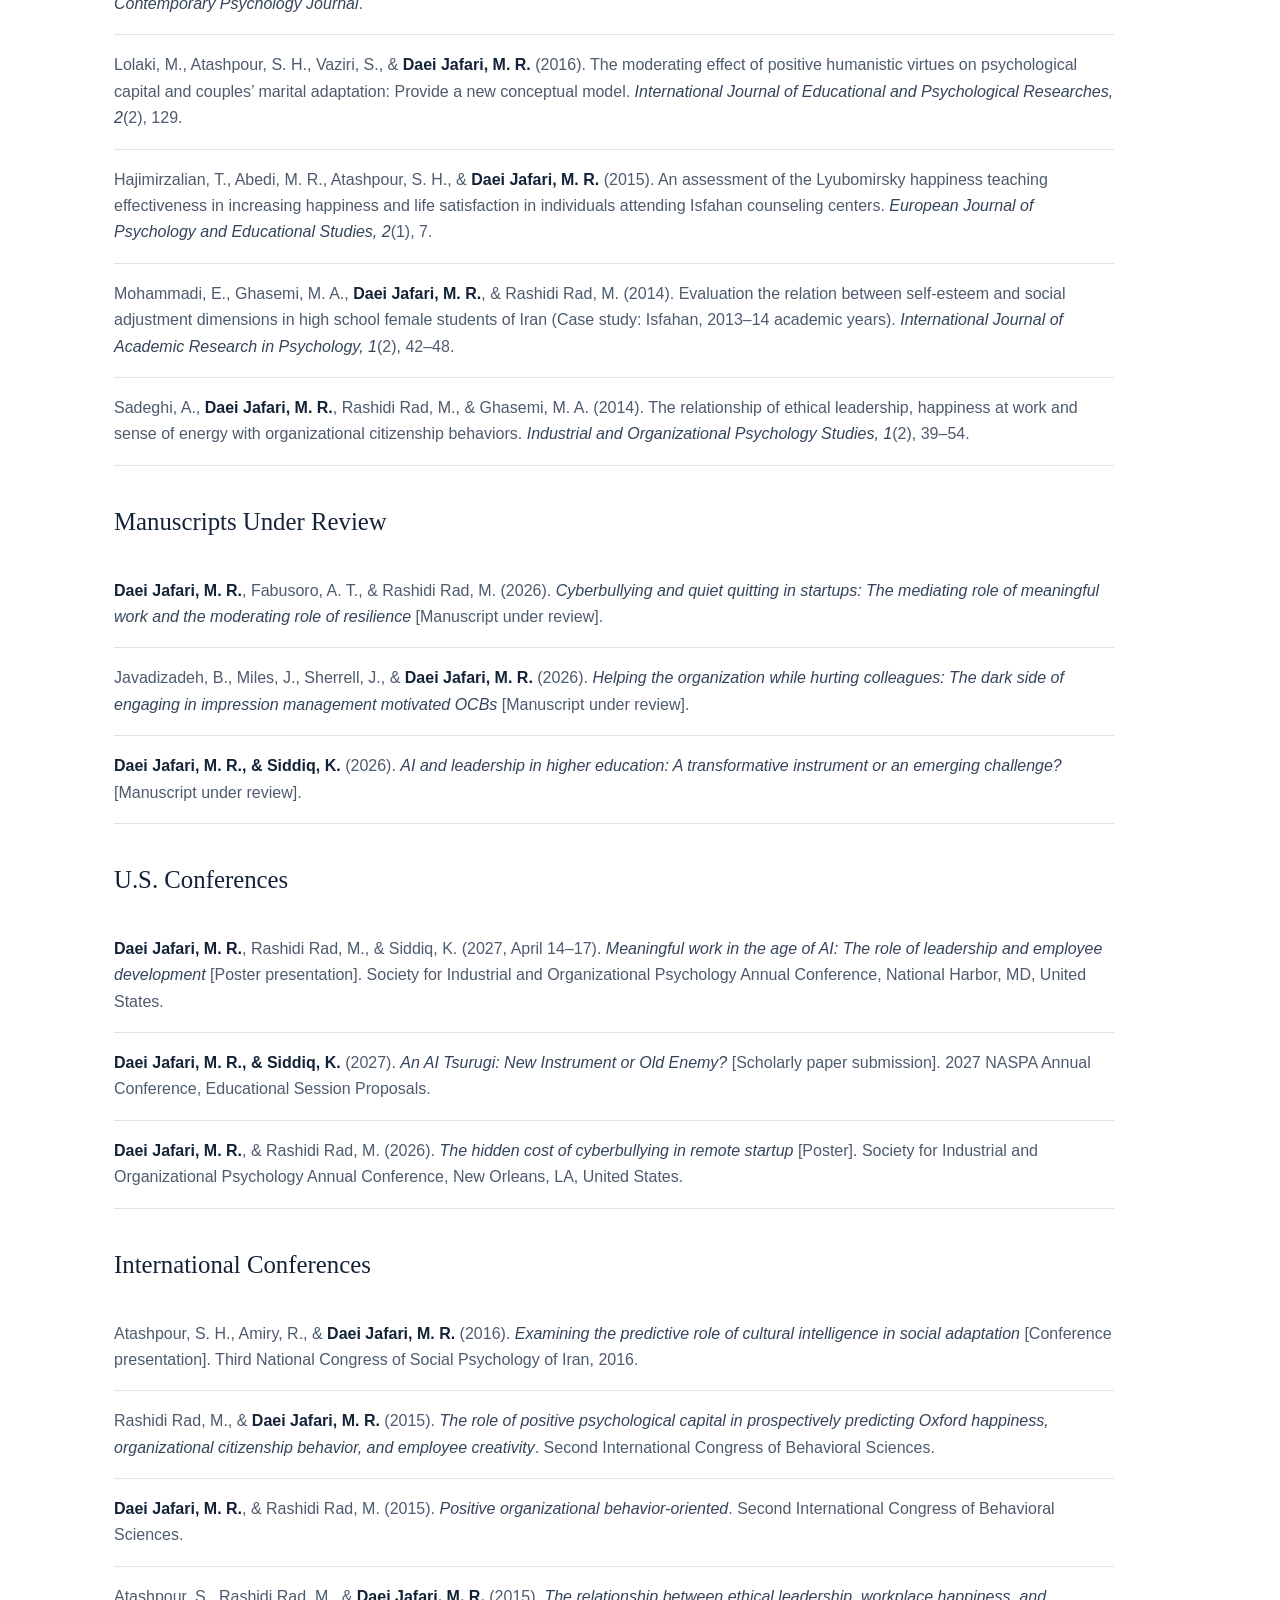
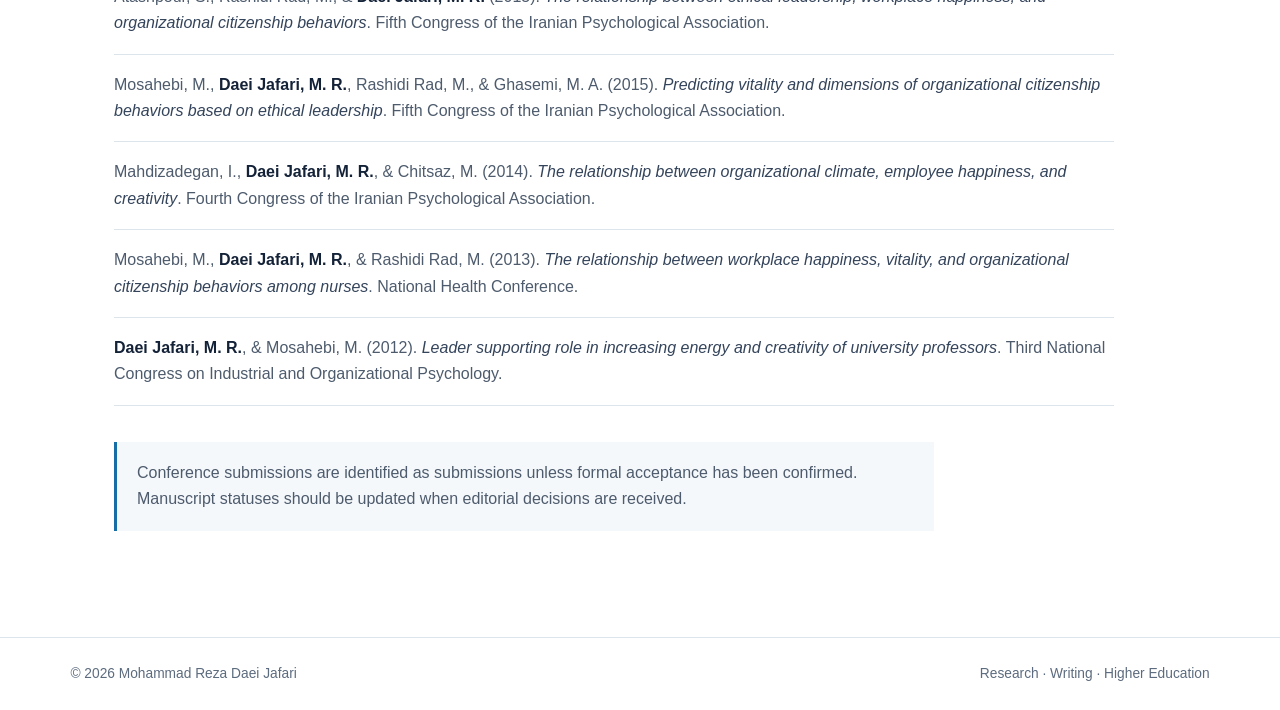
<file: research.html>
<!doctype html><html lang="en"><head><meta charset="utf-8"><meta name="viewport" content="width=device-width,initial-scale=1"><meta name="description" content="Research interests, publications, and projects examining people, organizations, leadership, and technology."><title>Research | Mohammad Reza Daei Jafari</title><link rel="stylesheet" href="style.css"></head><body><header class="site-header"><a class="brand" href="index.html">Home</a><button class="menu-toggle" aria-label="Open navigation" aria-expanded="false" onclick="toggleMenu()">☰</button><nav class="nav" id="mainNav"><a href="index.html" class="">Home</a><a href="about.html" class="">About Me</a><a href="insights.html" class="">Daily Insights</a><a href="research.html" class="active">Research</a><a href="books.html" class="">Books</a><a href="media.html" class="">Media</a><a href="conferences.html" class="">Conferences</a><a href="interests.html" class="">My Interests</a><a href="contact.html" class="">Contact</a><a class="cv-link" href="cv.pdf" target="_blank" rel="noopener">CV ↗</a></nav></header><main><section class="page-hero"><p class="page-kicker">Scholarship & Projects</p><h1>Research</h1><p>Research interests, publications, and projects examining people, organizations, leadership, and technology.</p></section><section class="content"><h2>Research Themes</h2>
<p>My research interests examine how people experience work and learning, how organizations support development, and how emerging technologies change leadership and institutional life.</p>
<div class="research-theme-grid">
  <article class="info-card theme-one"><h3>Meaningful Work &amp; Employee Well-Being</h3><p>Meaning, resilience, engagement, and the psychological experiences that help people sustain their work.</p></article>
  <article class="info-card theme-two"><h3>Leadership &amp; Employee Development</h3><p>Leadership practices, learning climates, workforce development, and opportunities for growth.</p></article>
  <figure class="future-work-figure"><img src="assets/images/future-of-work.jpg" alt="Illustration of a lighthouse representing the future of work, leadership, technology, and education"><figcaption>The Future of Work</figcaption></figure>
  <article class="info-card theme-three"><h3>AI &amp; Organizational Behavior</h3><p>The implications of artificial intelligence and workplace technology for employees, teams, and organizations.</p></article>
  <article class="info-card theme-four"><h3>Higher Education Leadership</h3><p>Institutional effectiveness, student experience, international education, and organizational change in higher education.</p></article>
</div>
<section class="publications-section" id="publications">
  <div class="publications-heading"><p class="page-kicker">Research &amp; Scholarly Work</p><h2>Publications</h2><p>Journal articles, manuscripts under review, and conference contributions.</p></div>
  <section class="publication-group"><h3>Peer-Reviewed Journal Articles</h3><article class="publication-entry"><p><strong>Daei Jafari, M. R.</strong>, Aghaei, A., &amp; Rashidi Rad, M. (2020). Existential humanistic therapy with couples and its effect on meaning of life and love attitudes. <em>The American Journal of Family Therapy, 48</em>(5), 530–545.</p></article><article class="publication-entry"><p><strong>Daei Jafari, M. R.</strong>, Aghaei, A., Shafti, S. A., &amp; Atashpour, S. (2017). The effectiveness of existential psychotherapy based on Iranian culture on the quality of interpersonal relationships. <em>Contemporary Psychology Journal, 12</em>, 655–659.</p></article><article class="publication-entry"><p><strong>Daei Jafari, M. R.</strong>, Rashidi Rad, M., &amp; Moradinia, A. (2017). Positive psychotherapy on the meaning of life and psychological capacities. <em>Contemporary Psychology Journal</em>.</p></article><article class="publication-entry"><p>Lolaki, M., Atashpour, S. H., Vaziri, S., &amp; <strong>Daei Jafari, M. R.</strong> (2016). The moderating effect of positive humanistic virtues on psychological capital and couples’ marital adaptation: Provide a new conceptual model. <em>International Journal of Educational and Psychological Researches, 2</em>(2), 129.</p></article><article class="publication-entry"><p>Hajimirzalian, T., Abedi, M. R., Atashpour, S. H., &amp; <strong>Daei Jafari, M. R.</strong> (2015). An assessment of the Lyubomirsky happiness teaching effectiveness in increasing happiness and life satisfaction in individuals attending Isfahan counseling centers. <em>European Journal of Psychology and Educational Studies, 2</em>(1), 7.</p></article><article class="publication-entry"><p>Mohammadi, E., Ghasemi, M. A., <strong>Daei Jafari, M. R.</strong>, &amp; Rashidi Rad, M. (2014). Evaluation the relation between self-esteem and social adjustment dimensions in high school female students of Iran (Case study: Isfahan, 2013–14 academic years). <em>International Journal of Academic Research in Psychology, 1</em>(2), 42–48.</p></article><article class="publication-entry"><p>Sadeghi, A., <strong>Daei Jafari, M. R.</strong>, Rashidi Rad, M., &amp; Ghasemi, M. A. (2014). The relationship of ethical leadership, happiness at work and sense of energy with organizational citizenship behaviors. <em>Industrial and Organizational Psychology Studies, 1</em>(2), 39–54.</p></article></section><section class="publication-group"><h3>Manuscripts Under Review</h3><article class="publication-entry"><p><strong>Daei Jafari, M. R.</strong>, Fabusoro, A. T., &amp; Rashidi Rad, M. (2026). <em>Cyberbullying and quiet quitting in startups: The mediating role of meaningful work and the moderating role of resilience</em> [Manuscript under review].</p></article><article class="publication-entry"><p>Javadizadeh, B., Miles, J., Sherrell, J., &amp; <strong>Daei Jafari, M. R.</strong> (2026). <em>Helping the organization while hurting colleagues: The dark side of engaging in impression management motivated OCBs</em> [Manuscript under review].</p></article><article class="publication-entry"><p><strong>Daei Jafari, M. R., &amp; Siddiq, K.</strong> (2026). <em>AI and leadership in higher education: A transformative instrument or an emerging challenge?</em> [Manuscript under review].</p></article></section><section class="publication-group"><h3>U.S. Conferences</h3><article class="publication-entry"><p><strong>Daei Jafari, M. R.</strong>, Rashidi Rad, M., &amp; Siddiq, K. (2027, April 14–17). <em>Meaningful work in the age of AI: The role of leadership and employee development</em> [Poster presentation]. Society for Industrial and Organizational Psychology Annual Conference, National Harbor, MD, United States.</p></article><article class="publication-entry"><p><strong>Daei Jafari, M. R., &amp; Siddiq, K.</strong> (2027). <em>An AI Tsurugi: New Instrument or Old Enemy?</em> [Scholarly paper submission]. 2027 NASPA Annual Conference, Educational Session Proposals.</p></article><article class="publication-entry"><p><strong>Daei Jafari, M. R.</strong>, &amp; Rashidi Rad, M. (2026). <em>The hidden cost of cyberbullying in remote startup</em> [Poster]. Society for Industrial and Organizational Psychology Annual Conference, New Orleans, LA, United States.</p></article></section><section class="publication-group"><h3>International Conferences</h3><article class="publication-entry"><p>Atashpour, S. H., Amiry, R., &amp; <strong>Daei Jafari, M. R.</strong> (2016). <em>Examining the predictive role of cultural intelligence in social adaptation</em> [Conference presentation]. Third National Congress of Social Psychology of Iran, 2016.</p></article><article class="publication-entry"><p>Rashidi Rad, M., &amp; <strong>Daei Jafari, M. R.</strong> (2015). <em>The role of positive psychological capital in prospectively predicting Oxford happiness, organizational citizenship behavior, and employee creativity</em>. Second International Congress of Behavioral Sciences.</p></article><article class="publication-entry"><p><strong>Daei Jafari, M. R.</strong>, &amp; Rashidi Rad, M. (2015). <em>Positive organizational behavior-oriented</em>. Second International Congress of Behavioral Sciences.</p></article><article class="publication-entry"><p>Atashpour, S., Rashidi Rad, M., &amp; <strong>Daei Jafari, M. R.</strong> (2015). <em>The relationship between ethical leadership, workplace happiness, and organizational citizenship behaviors</em>. Fifth Congress of the Iranian Psychological Association.</p></article><article class="publication-entry"><p>Mosahebi, M., <strong>Daei Jafari, M. R.</strong>, Rashidi Rad, M., &amp; Ghasemi, M. A. (2015). <em>Predicting vitality and dimensions of organizational citizenship behaviors based on ethical leadership</em>. Fifth Congress of the Iranian Psychological Association.</p></article><article class="publication-entry"><p>Mahdizadegan, I., <strong>Daei Jafari, M. R.</strong>, &amp; Chitsaz, M. (2014). <em>The relationship between organizational climate, employee happiness, and creativity</em>. Fourth Congress of the Iranian Psychological Association.</p></article><article class="publication-entry"><p>Mosahebi, M., <strong>Daei Jafari, M. R.</strong>, &amp; Rashidi Rad, M. (2013). <em>The relationship between workplace happiness, vitality, and organizational citizenship behaviors among nurses</em>. National Health Conference.</p></article><article class="publication-entry"><p><strong>Daei Jafari, M. R.</strong>, &amp; Mosahebi, M. (2012). <em>Leader supporting role in increasing energy and creativity of university professors</em>. Third National Congress on Industrial and Organizational Psychology.</p></article></section>
  <p class="note">Conference submissions are identified as submissions unless formal acceptance has been confirmed. Manuscript statuses should be updated when editorial decisions are received.</p>
</section></section></main><footer class="site-footer"><span>© 2026 Mohammad Reza Daei Jafari</span><span>Research · Writing · Higher Education</span></footer><script src="script.js"></script></body></html>
</file>
<file: style.css>
:root{--navy:#142238;--blue:#176da5;--ink:#172338;--muted:#5c6b7e;--line:#dce4ec;--wash:#f5f8fb}*{box-sizing:border-box}body{margin:0;color:var(--ink);font-family:Inter,"Segoe UI",Arial,sans-serif;line-height:1.65}a{color:inherit;text-decoration:none}.site-header{min-height:76px;border-bottom:1px solid var(--line);background:#fff;display:flex;align-items:center;justify-content:space-between;gap:24px;padding:15px clamp(20px,5.5vw,96px);position:sticky;top:0;z-index:10}.brand{font-size:1.08rem;font-weight:750;white-space:nowrap}.nav{display:flex;align-items:center;justify-content:flex-end;gap:clamp(12px,1.7vw,27px);flex-wrap:wrap}.nav a{font-size:.88rem;color:#405067}.nav a:hover,.nav a.active{color:var(--blue)}.nav .cv-link{border:1px solid #9aaabd;padding:8px 14px}.menu-toggle{display:none;background:white;border:1px solid var(--line);padding:8px 11px;font-size:1.1rem}.hero{min-height:calc(100vh - 76px);display:grid;grid-template-columns:1.05fr .95fr;align-items:center;gap:clamp(35px,6vw,100px);padding:54px clamp(24px,8vw,140px) 70px;background:linear-gradient(115deg,#fff 0%,#fff 53%,#f3f7fa 100%)}.eyebrow,.page-kicker{color:var(--blue);font-size:.75rem;font-weight:800;letter-spacing:.18em;text-transform:uppercase;margin:0 0 22px}.hero h1{font-family:Georgia,"Times New Roman",serif;font-size:clamp(3.5rem,6.4vw,6.8rem);font-weight:500;line-height:.91;letter-spacing:-.055em;margin:0 0 24px;color:var(--navy)}.hero h1 span{display:block;color:var(--blue)}.hero-copy{font-size:clamp(1.02rem,1.4vw,1.22rem);color:var(--muted);max-width:580px;margin:0 0 28px}.actions{display:flex;gap:12px;flex-wrap:wrap}.btn{display:inline-flex;align-items:center;justify-content:center;padding:13px 20px;border:1px solid var(--navy);font-weight:700;font-size:.9rem}.btn-primary{background:var(--navy);color:white}.btn-outline{background:transparent}.hero-visual{position:relative;padding:20px 0 0 20px;max-width:650px;justify-self:end;width:100%}.hero-visual:before{content:"";position:absolute;inset:0 20px 22px 0;border:1px solid #cbd8e3}.hero-visual img{position:relative;display:block;width:100%;height:min(72vh,690px);object-fit:cover;object-position:center 42%;box-shadow:0 24px 55px #16283d1f}.page-hero{padding:75px clamp(24px,9vw,150px) 50px;background:linear-gradient(115deg,#fff,#f3f7fa);border-bottom:1px solid var(--line)}.page-hero h1{font-family:Georgia,"Times New Roman",serif;font-size:clamp(3rem,6vw,5.5rem);line-height:1;margin:0;letter-spacing:-.04em;color:var(--navy);font-weight:500}.page-hero p:not(.page-kicker){max-width:760px;color:var(--muted);font-size:1.1rem;margin:20px 0 0}.content{max-width:1100px;margin:auto;padding:55px 24px 90px}.content h2{font-family:Georgia,"Times New Roman",serif;font-size:2rem;font-weight:500;margin:0 0 14px;color:var(--navy)}.content p{max-width:820px;color:#4d5b6d}.content-grid{display:grid;grid-template-columns:repeat(2,minmax(0,1fr));gap:20px;margin-top:28px}.info-card{border:1px solid var(--line);padding:25px;background:white}.info-card h3{margin:0 0 8px;color:var(--navy)}.info-card p{margin:0;color:var(--muted);font-size:.95rem}.note{padding:18px 20px;background:var(--wash);border-left:3px solid var(--blue);color:var(--muted);margin-top:28px}.site-footer{border-top:1px solid var(--line);padding:25px clamp(20px,5.5vw,96px);display:flex;justify-content:space-between;gap:16px;flex-wrap:wrap;color:var(--muted);font-size:.86rem}@media(max-width:1050px){.site-header{padding:15px 22px}.nav{gap:12px}.nav a{font-size:.82rem}.hero{padding-left:5vw;padding-right:5vw;gap:35px}}@media(max-width:780px){.menu-toggle{display:block}.nav{display:none;position:absolute;top:100%;left:0;right:0;padding:18px 22px 22px;background:#fff;border-bottom:1px solid var(--line);box-shadow:0 15px 24px #14223814;align-items:stretch;flex-direction:column;gap:0}.nav.open{display:flex}.nav a{padding:10px 0;font-size:.96rem}.nav .cv-link{padding:9px 12px;align-self:flex-start;margin-top:8px}.hero{grid-template-columns:1fr;padding:48px 24px 45px;gap:38px}.hero h1{font-size:clamp(3.5rem,14vw,5.4rem)}.hero-visual{justify-self:start;max-width:540px}.hero-visual img{height:auto;max-height:590px;aspect-ratio:4/4.3}.page-hero{padding:55px 24px 40px}.content{padding:38px 24px 65px}.content-grid{grid-template-columns:1fr}.site-footer{padding:22px 24px}}

/* Homepage About Me + Daily Insights sections */
.home-section{padding:64px clamp(24px,8vw,140px);border-top:1px solid var(--line)}
.home-section.soft{background:var(--wash)}
.home-section-inner{max-width:1120px;margin:0 auto}
.home-section-head{display:flex;gap:24px;align-items:flex-start}
.home-section-number{color:var(--blue);font-size:.85rem;font-weight:800;letter-spacing:.12em;padding-top:10px}
.home-section h2{font-family:Georgia,"Times New Roman",serif;font-size:clamp(2.5rem,4.5vw,4rem);font-weight:500;line-height:1.05;letter-spacing:-.04em;color:var(--navy);margin:0 0 20px}
.home-section p{max-width:850px;color:#4d5b6d}
.home-section .section-links{display:flex;gap:10px;flex-wrap:wrap;margin-top:20px}
.home-section .small-link{border:1px solid var(--line);padding:8px 12px;background:#fff;font-size:.9rem}
.home-section .insight-grid{display:grid;grid-template-columns:repeat(3,minmax(0,1fr));gap:16px;margin-top:24px}
.home-section .insight-card{border:1px solid var(--line);padding:22px;background:#fff}
.home-section .insight-card h3{margin:0 0 8px;color:var(--navy)}
.home-section .insight-card p{font-size:.95rem;margin:0}
@media(max-width:780px){.home-section{padding:44px 24px}.home-section-head{gap:14px}.home-section .insight-grid{grid-template-columns:1fr}}

/* Refined homepage and personal media gallery */
.brand{font-size:1.02rem}
.home-section .research-topics{display:flex;gap:9px;flex-wrap:wrap;margin-top:22px}
.home-section .research-topics span{border:1px solid #dce4ec;background:#fff;padding:7px 12px;color:#405067;font-size:.9rem}
.media-gallery{display:grid;grid-template-columns:repeat(2,minmax(0,1fr));gap:22px}
.media-photo{margin:0;border:1px solid var(--line);background:#fff;overflow:hidden}
.media-photo img{display:block;width:100%;height:440px;object-fit:cover;object-position:center 35%;transition:transform .35s}
.media-photo:hover img{transform:scale(1.025)}
.media-photo figcaption{padding:14px 17px;color:var(--muted);font-size:.92rem}
.media-photo.featured img{object-position:center 25%}
@media(max-width:780px){.media-gallery{grid-template-columns:1fr}.media-photo img{height:auto;max-height:620px;object-fit:cover}}


/* Added Future of Work graphic and publications within Research; existing site styles remain intact. */
.research-theme-grid{display:grid;grid-template-columns:minmax(0,1fr) minmax(230px,.78fr) minmax(0,1fr);grid-template-rows:1fr 1fr;gap:20px;align-items:stretch;margin-top:28px}
.research-theme-grid .info-card{min-height:190px;display:flex;flex-direction:column;justify-content:center}
.research-theme-grid .theme-one{grid-column:1;grid-row:1}
.research-theme-grid .theme-two{grid-column:3;grid-row:1}
.research-theme-grid .theme-three{grid-column:1;grid-row:2}
.research-theme-grid .theme-four{grid-column:3;grid-row:2}
.future-work-figure{grid-column:2;grid-row:1 / span 2;align-self:center;justify-self:center;width:min(100%,330px);margin:0;text-align:center}
.future-work-figure img{display:block;width:100%;aspect-ratio:1;object-fit:cover;border-radius:50%;border:7px solid #fff;box-shadow:0 15px 40px rgba(20,34,56,.15);outline:1px solid var(--line)}
.future-work-figure figcaption{font-family:Georgia,"Times New Roman",serif;font-size:1.2rem;color:var(--navy);margin-top:12px}
.publications-section{margin-top:76px;padding-top:46px;border-top:1px solid var(--line);scroll-margin-top:95px}
.publications-heading{margin-bottom:28px}
.publications-heading h2{margin-bottom:8px}
.publication-group{margin:36px 0}
.publication-group h3{font-family:Georgia,"Times New Roman",serif;font-size:1.55rem;font-weight:500;color:var(--navy);margin-bottom:18px}
.publication-entry{padding:17px 0;border-bottom:1px solid var(--line);max-width:1000px}
.publication-entry p{margin:0;max-width:1000px;color:#4d5b6d}
.publication-entry strong{color:var(--navy)}
.publication-entry em{color:#34445b}
@media(max-width:900px){
 .research-theme-grid{grid-template-columns:repeat(2,minmax(0,1fr));grid-template-rows:auto}
 .research-theme-grid .theme-one,.research-theme-grid .theme-two,.research-theme-grid .theme-three,.research-theme-grid .theme-four{grid-column:auto;grid-row:auto}
 .future-work-figure{grid-column:1 / -1;grid-row:auto;width:min(78%,310px);order:0}
}
@media(max-width:600px){
 .research-theme-grid{grid-template-columns:1fr}
 .research-theme-grid .info-card{min-height:0}
 .future-work-figure{grid-column:1;width:min(84%,290px)}
 .publications-section{margin-top:52px;padding-top:32px}
}
</file>
